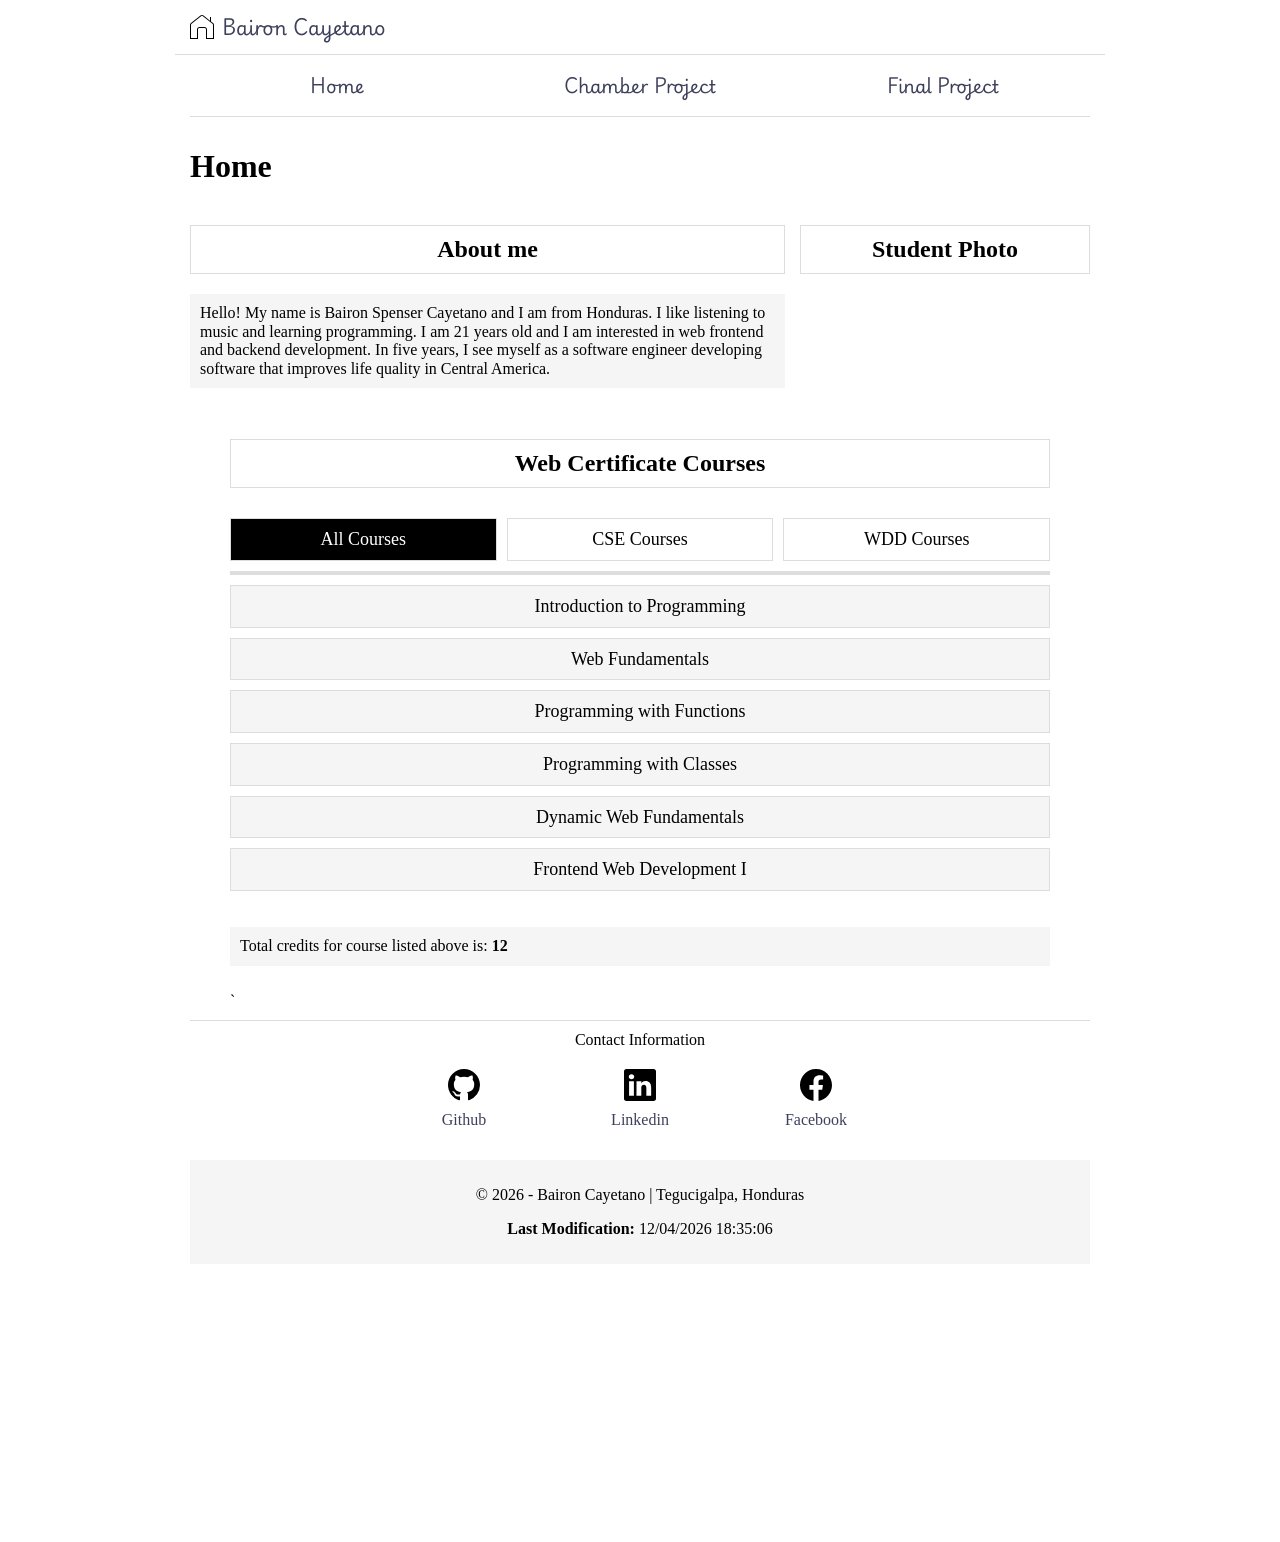
<file: index.html>
<!DOCTYPE html>
<html lang="en">
<head>
    <meta charset="UTF-8">
    <meta name="viewport" content="width=device-width, initial-scale=1.0">
    <meta name="author" content="Bairon Cayetano">
    <meta name="description" content="This website has been by Bairon Cayetano to show all the future projects for the class WDD231">
    
    <!-- Icon --->
    <link rel="icon" href="./favicon.ico" type="image/x-icon">

    <!-- Open Graph (OG properties) -->
    <meta property="og:title" content="Home Page | Bairon Cayetano">
    <meta property="og:description" content="Home Page for Bairon Cayetano to show his profile, social media links and passed classes">
    <meta property="og:image" content="./images/profile-medium.webp">
    <meta property="og:url" content="baironcayetano.github.io/wdd231">

    <!-- Fonts --->
    <link rel="preconnect" href="https://fonts.googleapis.com">
    <link rel="preconnect" href="https://fonts.gstatic.com" crossorigin>
    <link href="https://fonts.googleapis.com/css2?family=Playfair+Display:ital,wght@0,700;1,700&family=Playwrite+GB+J:ital,wght@0,100..400;1,100..400&display=swap" rel="stylesheet">

    <!-- Styles --->
    <link rel="stylesheet" href="./styles/normalize.css">
    <link rel="stylesheet" href="./styles/base.css">
    <link rel="stylesheet" href="./styles/larger.css">

    <!--Scripts-->
    <script src="./scripts/navigation.js" defer></script>
    <script src="./scripts/filter-course.js" type="module"></script>
    <script src="./scripts/footer.js" defer></script>

    <title>WDD231 - Bairon Cayetano</title>
</head>
<body>
    <header>
        <img src="./images/house.svg" alt="site logo" width="512" height="512">
        <span>Bairon Cayetano</span>
        <button id="nav-button" class="hamburger" aria-label="navigation"></button>
    </header>
    <nav id="nav-bar" class="navigation">
        <ul>
            <li class="current text-center pt-10 mb-10"><a href="#">Home</a></li>
            <li class="text-center pt-10 mb-10"><a href="./chamber/index.html">Chamber Project</a></li>
            <li class="text-center pt-10 mb-10"><a href="./final-project/index.html">Final Project</a></li>
        </ul>
    </nav>
    <main>
        <h1>Home</h1>
        <section class="about-me">
            <h2>About me</h2>
            <p>Hello! My name is Bairon Spenser Cayetano and I am from Honduras.
                I like listening to music and learning programming. I am 21 years old
                and I am interested in web frontend and backend development. In five years,
                I see myself as a software engineer developing software that improves life quality
                in Central America.
            </p>
        </section>
        <section class="student-photo">
            <h2>Student Photo</h2>
            <picture>
                <source media="(min-width:1024px)" srcset="./images/profile-large.webp">
                <source media="(min-width:720px)" srcset="./images/profile-medium.webp">
                <img src="./images/profile.webp" alt="student photo" loading="lazy">
            </picture>
        </section>
        <section class="certificate-courses" aria-label="link to web certificate courses">
            <h2>Web Certificate Courses</h2>
            <button type="button" id="all-courses" class="course-button">All Courses</button>
            <button type="button" id="cse-courses" class="course-button">CSE Courses</button>
            <button type="button" id="wdd-courses" class="course-button">WDD Courses</button>
            <ul class="courses" id="courses">
            </ul>
            <p class="credits">Total credits for course listed above is: <strong id="credits"></strong></p>`
        </section>
        <dialog id="myModal">
            <div class="modal-header">
                <h3 id="modal-title"></h3>          
                <button id="closeModal">Close</button>
            </div>
            <div class="modal-content">
                
            </div>
        </dialog>
    </main>

    <footer>
        <div class="social-media">
            <span>Contact Information</span>
            <ul aria-label="contact information links">
                <li>
                    <a href="https://github.com/baironcayetano">
                        <img src="./images/github.svg" alt="github logo" width="32" height="32">
                        <span>Github</span>
                    </a>
                </li>
                <li>
                    <a href="https://www.linkedin.com/in/bairon-spenser-c-a97009250">
                        <img src="./images/linkedin.svg" alt="linkedin logo" width="32" height="32">
                        <span>Linkedin</span>
                    </a>
                </li>
                <li>
                    <a href="https://www.facebook.com/spenser.cayetano25">
                        <img src="./images/facebook.svg" alt="facebook logo" width="32" height="32">
                        <span>Facebook</span>
                    </a>
                </li>
            </ul>
        </div>
        <div class="site-info">
            <p>&copy; <span id="currentYear"></span> - Bairon Cayetano | Tegucigalpa, Honduras</p>
            <p><strong>Last Modification:</strong> <span id="lastModified"></span></p>
        </div>
    </footer>
</body>
</html>
</file>
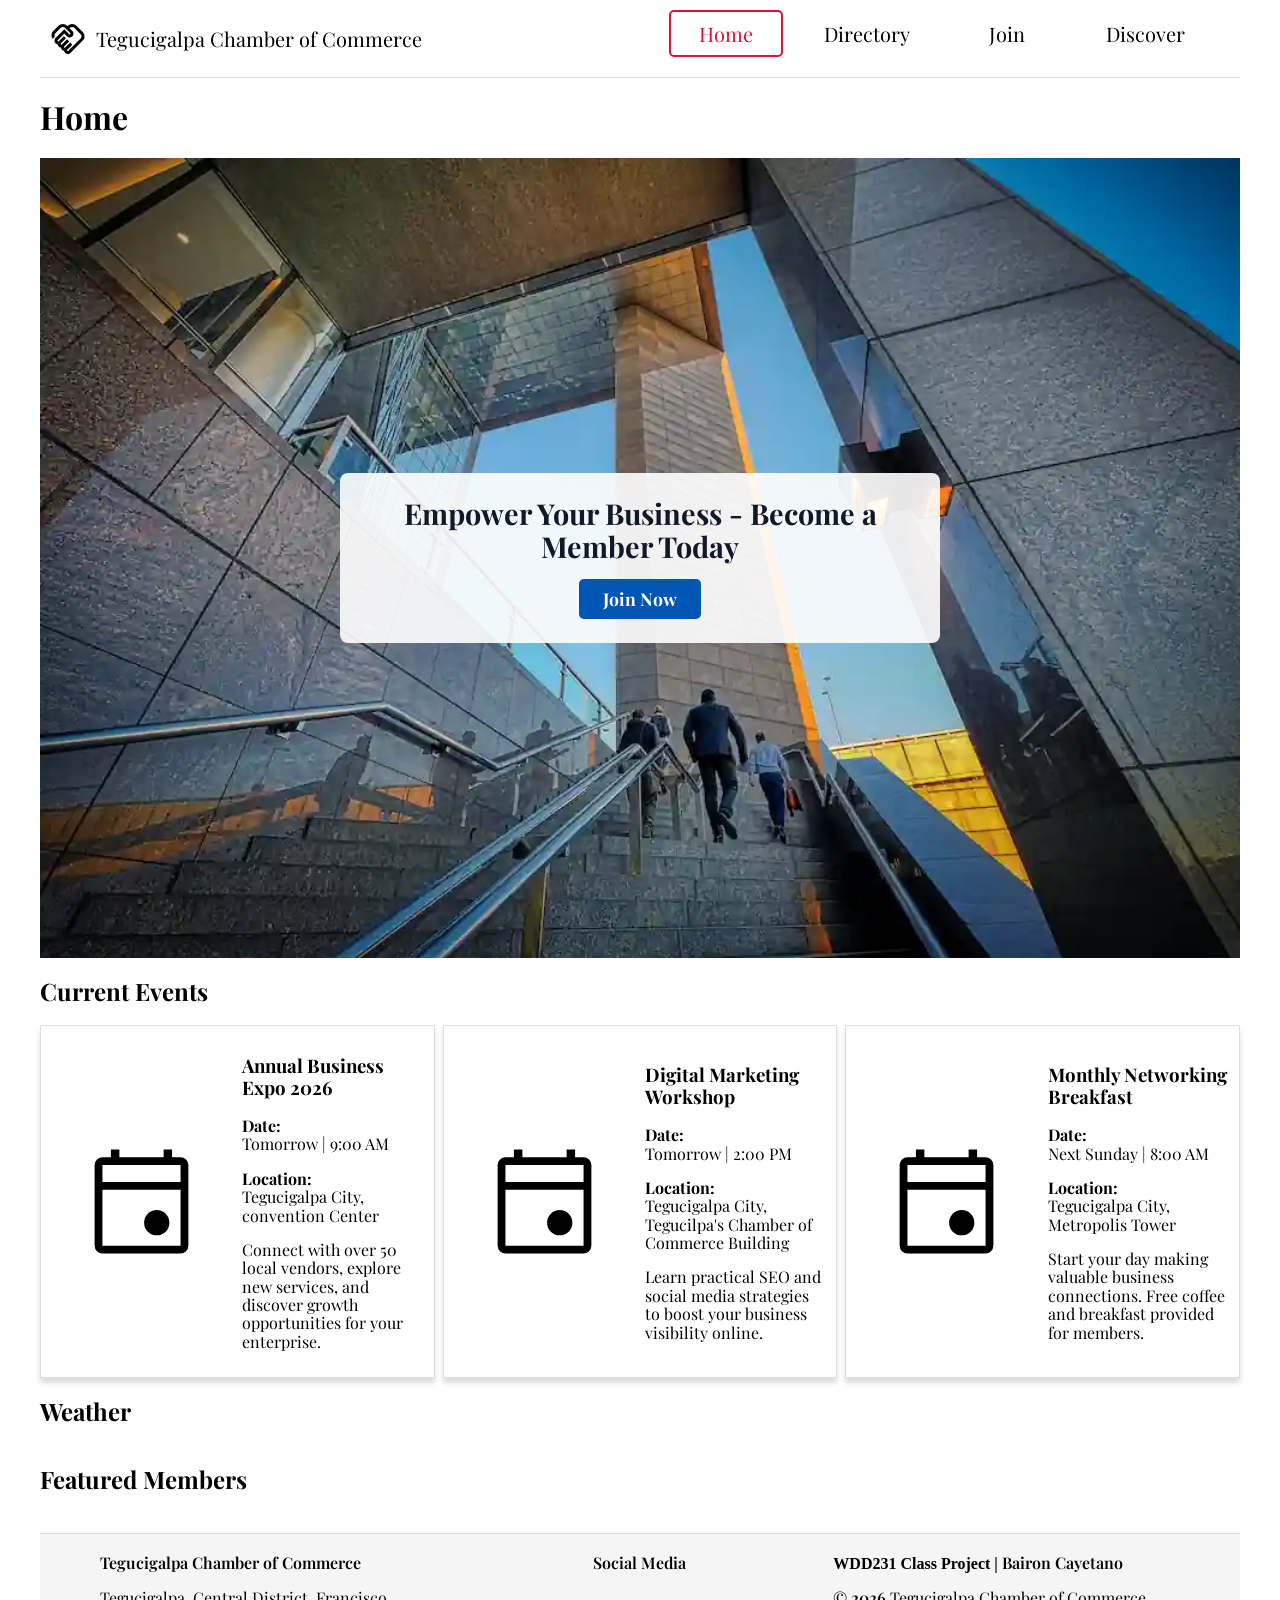
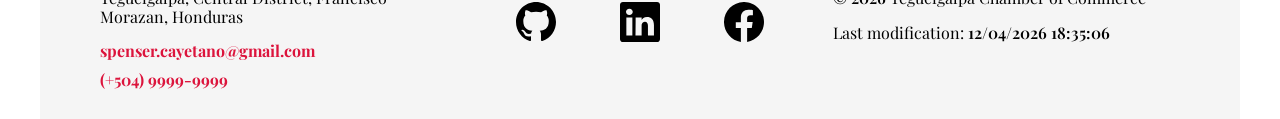
<file: chamber/index.html>
<!DOCTYPE html>
<html lang="en">
<head>
    <meta charset="UTF-8">
    <meta name="viewport" content="width=device-width, initial-scale=1.0">

    <!--Icon-->
    <link rel="shortcut icon" href="favicon.ico" type="image/x-icon">

    <!--General Metadata--->
    <meta name="author" content="Bairon Spenser Cayetano">
    <meta name="description" content="This page contains some attention grabbing information along with community information, weather, calls to action, and business spotlights.">

    <!-- Open Graph (OG) Metadata--->
    <meta property="og:title" content="Home | Tegucigalpa Chamber of Commerce">
    <meta property="og:description" content="This page contains some attention grabbing information along with community information, weather, calls to action, and business spotlights.">
    <meta property="og:image" content="https://baironcayetano.github.io/wdd231/chamber/images/home-meta-image.webp">
    <meta property="og:url" content="https://baironcayetano.github.io/wdd231/chamber/index.html">
    <meta property="og:type" content="website">
    <meta property="og:site_name" content="Tegucigalpa Chamber of Commerce">

    <!-- Twitter (X) Metadata -->
    <meta name="twitter:url" content="https://baironcayetano.github.io/wdd231/chamber/index.html">
    <meta name="twitter:title" content="Home | Tegucigalpa Chamber of Commmerce">
    <meta name="twitter:description" content="This page contains some attention grabbing information along with community information, weather, calls to action, and business spotlights.">
    <meta name="twitter:image" content="https://baironcayetano.github.io/wdd231/chamber/images/home-meta-image.webp">
    <meta name="twitter:card" content="summary">

    <!-- Google Fonts -->
    <link rel="preconnect" href="https://fonts.googleapis.com">
    <link rel="preconnect" href="https://fonts.gstatic.com" crossorigin>
    <link href="https://fonts.googleapis.com/css2?family=Google+Sans:ital,opsz,wght@0,17..18,400..700;1,17..18,400..700&family=Playfair+Display:ital@0;1&family=Playwrite+GB+J:ital,wght@0,100..400;1,100..400&display=swap" rel="stylesheet">

    <!--CSS-->
    <link rel="stylesheet" href="./styles/normalize.css">
    <link rel="stylesheet" href="./styles/small.css">
    <link rel="stylesheet" href="./styles/larger.css">

    <!--Scripts-->
    <script src="./scripts/navigation.js" defer></script>
    <script type="module" src="./scripts/home-ui.mjs"></script>
    <script src="./scripts/footer.js" defer></script>

    <title>Home | Tegucigalpa's Chamber of Commerce</title>
</head>
<body>
    <header>
        <div class="header-title">
            <img src="./images/nav-icon.svg" alt="site logo" width="512" height="512">
            <span>Tegucigalpa Chamber of Commerce</span>
            <button id="nav-button" class="hamburger" aria-label="navigation"></button>
        </div>
        <nav id="nav-bar">
            <ul>
                <li class="active text-center pt-10 mb-10"><a href="#">Home</a></li>
                <li class="text-center pt-10 mb-10"><a href="./directory.html">Directory</a></li>
                <li class="text-center pt-10 mb-10"><a href="./join.html">Join</a></li>
                <li class="text-center pt-10 mb-10"><a href="./discover.html">Discover</a></li>
            </ul>
        </nav>
    </header>
    <main>
        <h1>Home</h1>
        <section class="hero">
            <picture>
                <source srcset="./images/coorporate-building-lg.webp" media="(min-width: 1000px)">
                <source srcset="./images/coorporate-building-md.webp" media="(min-width: 600px)">
                <img src="./images/coorporate-building.webp" alt="A corporate building representing the chamber of commerce" id="hero-image" width="400" height="250" loading="lazy">
            </picture>

            <div class="hero-contentainer">
                <div class="hero-content">
                <h2>Empower Your Business - Become a Member Today</h2>
                <a href="./join.html" aria-label="Link to join the chamber of commerce">Join Now</a>
                </div>
            </div>
        </section>
        <section id="currentEvents">
            <h2>Current Events</h2>
            <div class="cards-grid">
                <div class="card">
                    <div class="card-image">
                        <img src="./images/event.svg" alt="calendar icon" width="125px" height="125px">
                    </div>
                    <div class="card-content">
                        <h3>Annual Business Expo 2026</h3>
                        <p><strong>Date:</strong> Tomorrow | 9:00 AM</p>
                        <p><strong>Location:</strong> Tegucigalpa City, convention Center</p>
                        <p>Connect with over 50 local vendors, explore new services, and discover growth opportunities for your enterprise.</p>
                    </div>
                </div>
                <div class="card">
                    <div class="card-image">
                        <img src="./images/event.svg" alt="calendar icon" width="125px" height="125px">
                    </div>
                    <div class="card-content">
                        <h3>Digital Marketing Workshop</h3>
                        <p><strong>Date:</strong> Tomorrow | 2:00 PM</p>
                        <p><strong>Location:</strong>Tegucigalpa City, Tegucilpa's Chamber of Commerce Building</p>
                        <p>Learn practical SEO and social media strategies to boost your business visibility online.</p>
                    </div>
                </div>
                <div class="card">
                    <div class="card-image">
                        <img src="./images/event.svg" alt="calendar icon" width="125px" height="125px">
                    </div>
                    <div class="card-content">
                        <h3>Monthly Networking Breakfast</h3>
                        <p><strong>Date:</strong> Next Sunday | 8:00 AM</p>
                        <p><strong>Location:</strong> Tegucigalpa City, Metropolis Tower</p>
                        <p>Start your day making valuable business connections. Free coffee and breakfast provided for members.</p>
                    </div>
                </div>
            </div>
        </section>
        <section id="weather">
            <h2>Weather</h2>
            <div id="todayWeather" class="card-list"></div>
            <div id="threeDaysWeather" class="cards-grid"></div>
        </section>
        <section id="spotlights">
            <h2>Featured Members</h2>
            <div class="cards-grid" id="spotlight-cards"></div>
        </section>
    </main>
    <footer>
        <div class="contact-information">
            <span class="text-center">Tegucigalpa Chamber of Commerce</span>
            <p>Tegucigalpa, Central District, Francisco Morazan, Honduras</p>
            <a href="mailto:spenser.cayetano@gmail.com">spenser.cayetano@gmail.com</a>
            <a href="tel:+50499999999">(+504) 9999-9999</a>
        </div>
        <div class="social-media">
            <span class="text-center">Social Media</span>
            <ul aria-label="social media links">
                <li>
                    <a href="https://github.com/baironcayetano">
                        <img src="./images/github.svg" alt="github logo" width="32" height="32">
                    </a>
                </li>
                <li>
                    <a href="https://www.linkedin.com/in/bairon-spenser-c-a97009250">
                        <img src="./images/linkedin.svg" alt="linkedin logo" width="32" height="32">
                    </a>
                </li>
                <li>
                    <a href="https://www.facebook.com/spenser.cayetano25">
                        <img src="./images/facebook.svg" alt="facebook logo" width="32" height="32">
                    </a>
                </li>
            </ul>
        </div>
        <div class="class-information">
            <strong>WDD231 Class Project | </strong>
            <span class="text-center">Bairon Cayetano</span>
            <p>&copy; <span id="currentYear" class="text-center"></span> Tegucigalpa Chamber of Commerce</p>
            <p>Last modification: <span class="text-center" id="lastModified"></span></p>
        </div>
    </footer>
</body>
</html>
</file>
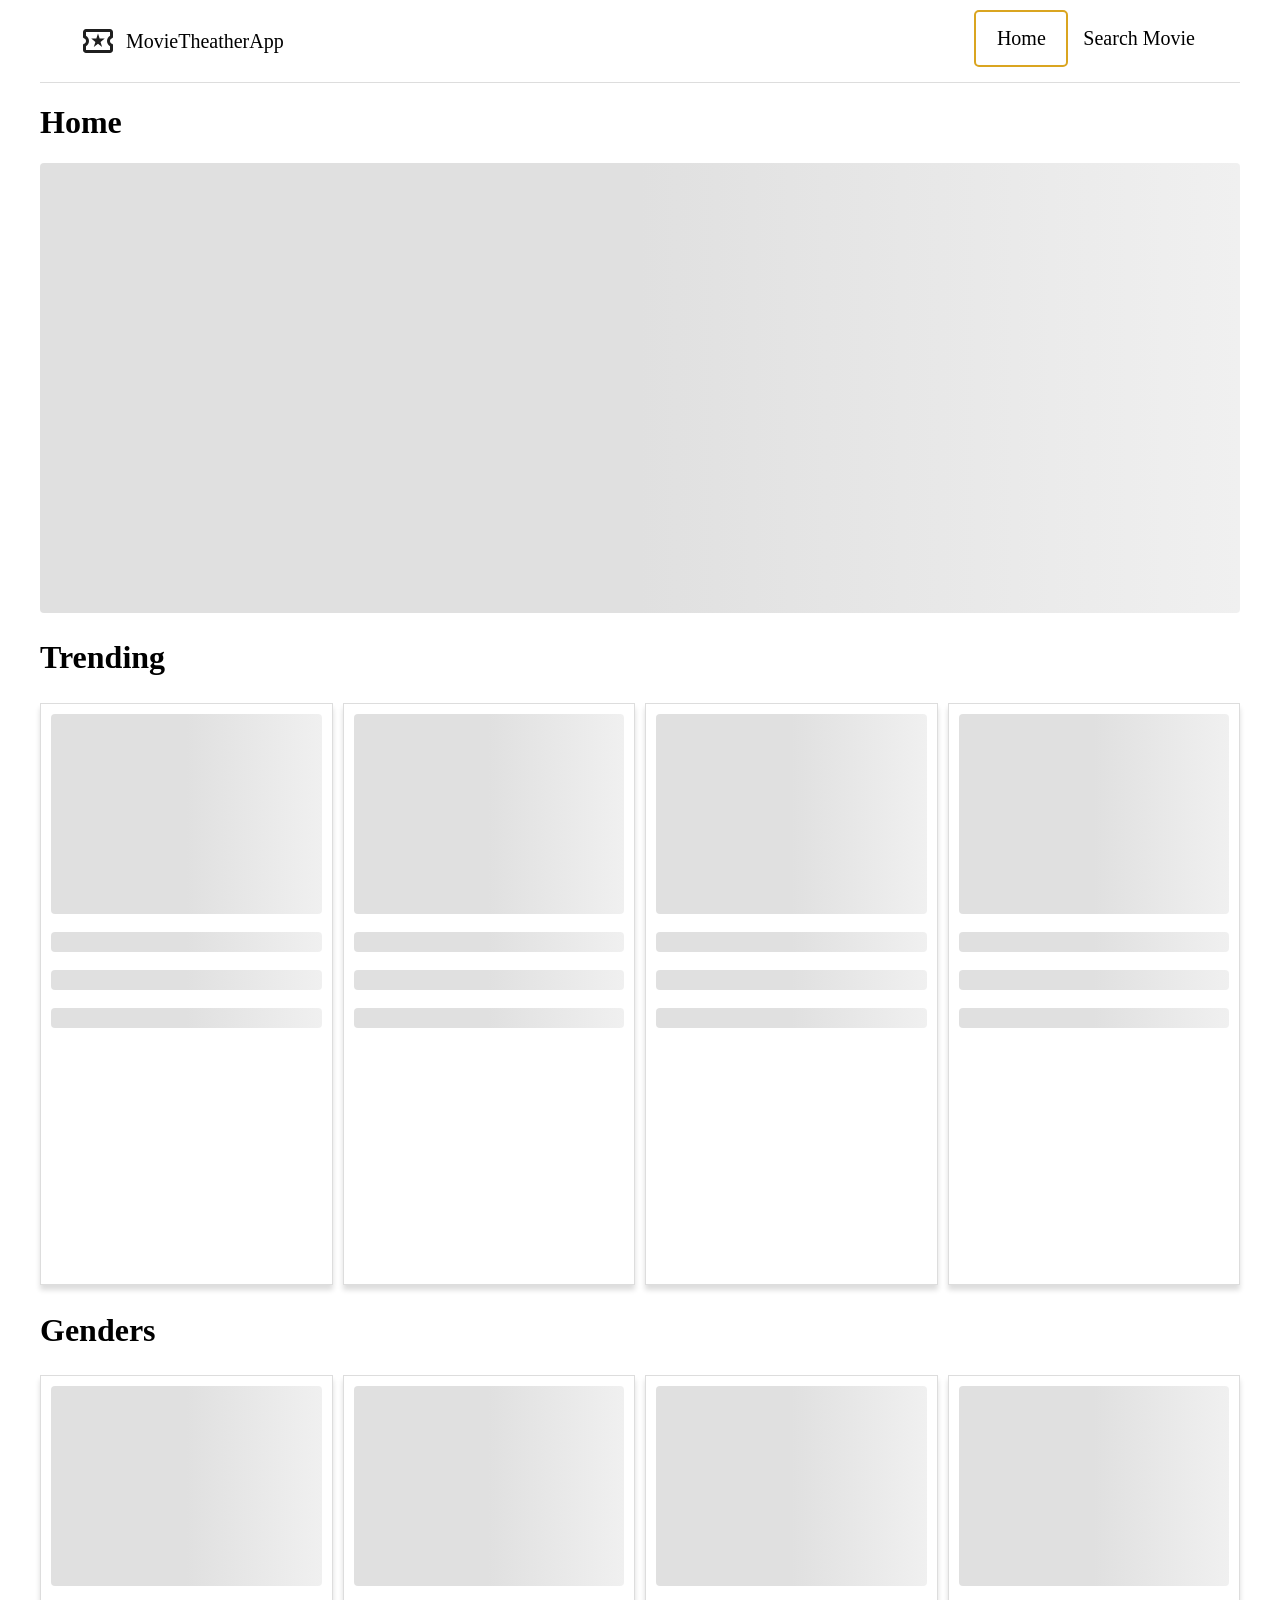
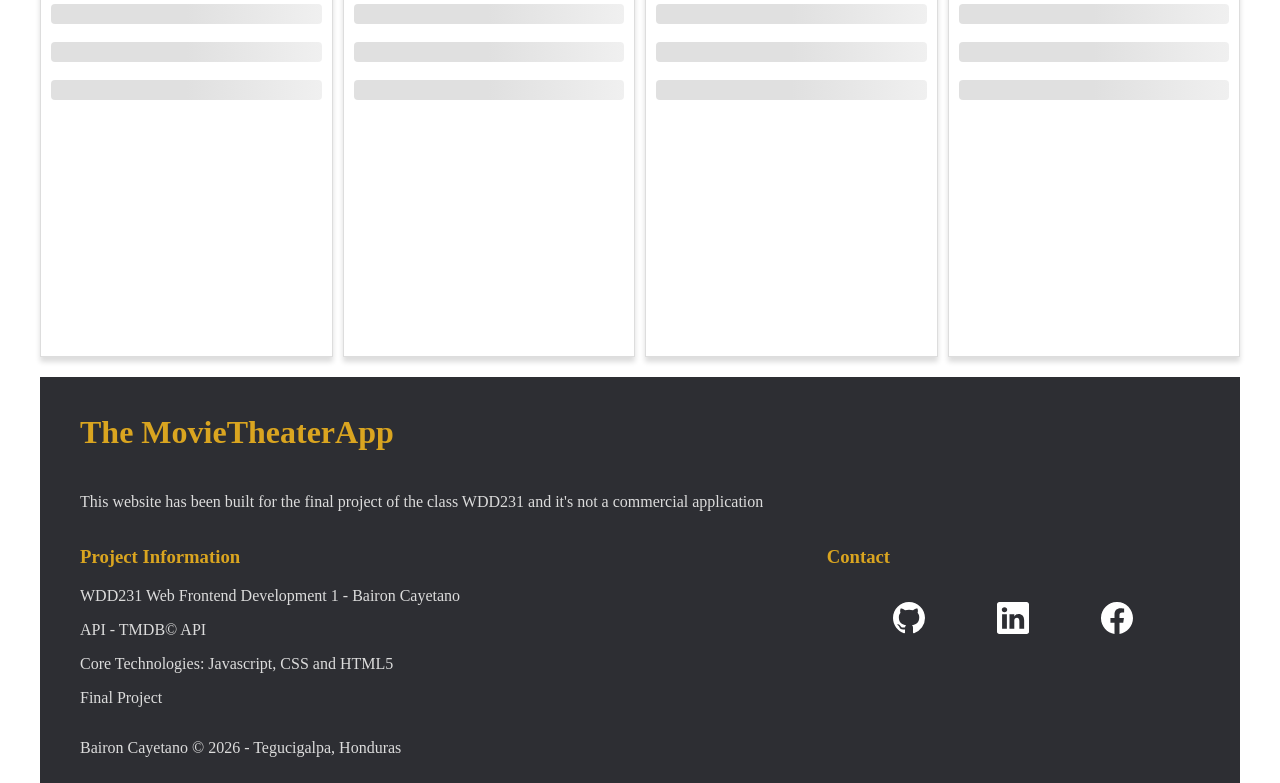
<file: finalproject/index.html>
<!DOCTYPE html>
<html lang="en">
<head>
    <meta charset="UTF-8">
    <meta name="viewport" content="width=device-width, initial-scale=1.0">

    <link rel="shortcut icon" href="favicon.ico" type="image/x-icon">
    
    <meta name="author" content="Bairon Cayetano">
    <meta name="description" content="Get information about all the trending movies by gender or popularity and explore the movie catalog">

    <meta property="og:title" content="Home | The MovieTeatherApp">
    <meta property="og:description" content="Get information about all the trending movies by gender or popularity and explore the movie catalog.">
    <meta property="og:image" content="https://baironcayetano.github.io/wdd231/finalproject/images/MovieTheaterApp-meta-image.webp">
    <meta property="og:url" content="https://baironcayetano.github.io/wdd231/finalproject/index.html">
    <meta property="og:type" content="website">
    <meta property="og:site_name" content="The MovieTeatherApp">

    <meta name="twitter:url" content="https://baironcayetano.github.io/wdd231/finalproject/index.html">
    <meta name="twitter:title" content="Home | The MovieTeatherApp">
    <meta name="twitter:description" content="Get information about all the trending movies by gender or popularity and explore the movie catalog.">
    <meta name="twitter:image" content="https://baironcayetano.github.io/wdd231/finalproject/images/MovieTheaterApp-meta-image.webp">
    <meta name="twitter:card" content="summary">

    <link rel="preconnect" href="https://fonts.googleapis.com">
    <link rel="preconnect" href="https://fonts.gstatic.com" crossorigin>
    <link href="https://fonts.googleapis.com/css2?family=Google+Sans:ital,opsz,wght@0,17..18,400..700;1,17..18,400..700&family=Playfair+Display:ital@0;1&family=Playwrite+GB+J:ital,wght@0,100..400;1,100..400&display=swap" rel="stylesheet">

    <link rel="stylesheet" href="./styles/normalize.css">
    <link rel="stylesheet" href="./styles/small.css">
    <link rel="stylesheet" href="./styles/larger.css">

    <script src="./scripts/layout.js" defer></script>
    <script type="module" src="./scripts/home.mjs"></script>

    <title>Home | MovieTheaterApp</title>
</head>
<body>
    <header>
         <div class="header-title">
            <img src="./images/nav-icon.svg" alt="site logo" width="40" height="40">
            <span>MovieTheatherApp</span>
            <button id="nav-button" class="hamburger" aria-label="navigation"></button>
        </div>
        <nav id="nav-bar">
            <ul>
                <li class="active"><a href="#">Home</a></li>
                <li><a href="./search.html">Search Movie</a></li>
            </ul>
        </nav>
    </header>
    <main>
        <h1>Home</h1>
        <div class="banner">
            <div class="loading"></div>
        </div>
        <h2>Trending</h2>
        <div class="cards" id="trending">
            <a href="#" class="card" aria-label="loading movie" title="loading">
                <figure class="loading">
                    <div class="img"></div>
                </figure>
                <p class="loading"></p>
                <p class="loading"></p>
                <p class="loading"></p>
            </a>
            <a href="#" class="card" aria-label="loading movie" title="loading">
                <figure class="loading">
                    <div class="img"></div>
                </figure>
                <p class="loading"></p>
                <p class="loading"></p>
                <p class="loading"></p>
            </a>
            <a href="#" class="card" aria-label="loading movie" title="loading">
                <figure class="loading">
                    <div class="img"></div>
                </figure>
                <p class="loading"></p>
                <p class="loading"></p>
                <p class="loading"></p>
            </a>
            <a href="#" class="card" aria-label="loading movie" title="loading">
                <figure class="loading">
                    <div class="img"></div>
                </figure>
                <p class="loading"></p>
                <p class="loading"></p>
                <p class="loading"></p>
            </a>
        </div>
        <h2>Genders</h2>
        <div class="cards" id="genres">
            <a href="#" class="card" aria-label="loading movie" title="loading">
                <figure class="loading">
                    <div class="img"></div>
                </figure>
                <p class="loading"></p>
                <p class="loading"></p>
                <p class="loading"></p>
            </a>
            <a href="#" class="card" aria-label="loading movie" title="loading">
                <figure class="loading">
                    <div class="img"></div>
                </figure>
                <p class="loading"></p>
                <p class="loading"></p>
                <p class="loading"></p>
            </a>
            <a href="#" class="card" aria-label="loading movie" title="loading">
                <figure class="loading">
                    <div class="img"></div>
                </figure>
                <p class="loading"></p>
                <p class="loading"></p>
                <p class="loading"></p>
            </a>
            <a href="#" class="card" aria-label="loading movie" title="loading">
                <figure class="loading">
                    <div class="img"></div>
                </figure>
                <p class="loading"></p>
                <p class="loading"></p>
                <p class="loading"></p>
            </a>
        </div>
    </main>
    <footer>
        <h2>The MovieTheaterApp</h2>
        <p>This website has been built for the final project of the class WDD231 and it's not a commercial application</p>
        <div class="footer-content" id="project-info">
            <h3>Project Information</h3>
            <p>WDD231 Web Frontend Development 1 - Bairon Cayetano</p>
            <p>API - TMDB&copy; API</p>
            <p>Core Technologies: Javascript, CSS and HTML5</p>
            <p>Final Project</p>
        </div>
        <div class="footer-content">
            <h3>Contact</h3>
               <ul aria-label="social media links" id="social-media">
                <li>
                    <a href="https://github.com/baironcayetano">
                        <img src="./images/github.svg" alt="github logo" width="32" height="32">
                    </a>
                </li>
                <li>
                    <a href="https://www.linkedin.com/in/bairon-spenser-c-a97009250">
                        <img src="./images/linkedin.svg" alt="linkedin logo" width="32" height="32">
                    </a>
                </li>
                <li>
                    <a href="https://www.facebook.com/spenser.cayetano25">
                        <img src="./images/facebook.svg" alt="facebook logo" width="32" height="32">
                    </a>
                </li>
            </ul>
        </div>
        <p>Bairon Cayetano &copy; <span id="currentYear"></span> - Tegucigalpa, Honduras </p>
    </footer>
</body>
</html>
</file>
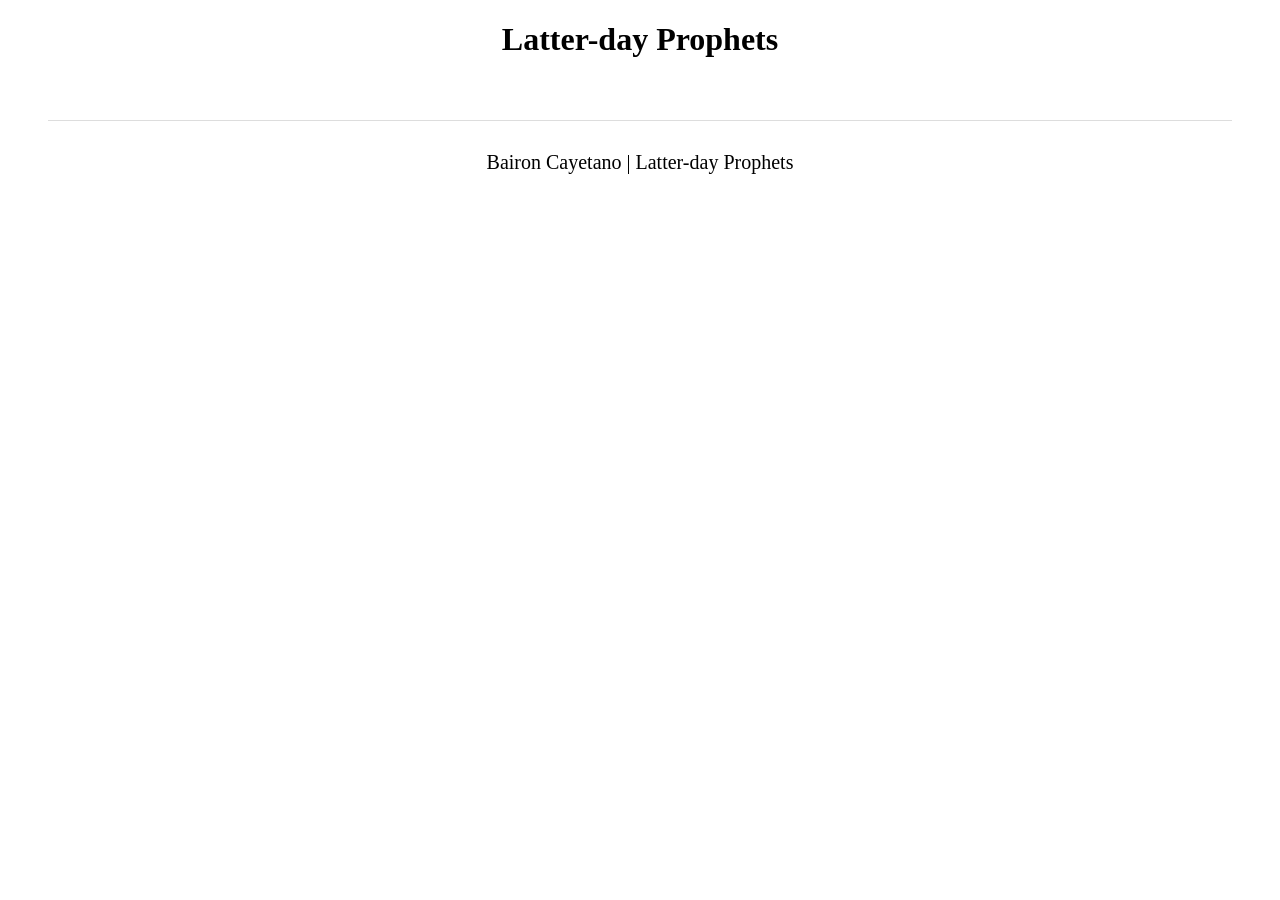
<file: prophets.html>
<!DOCTYPE html>
<html lang="en">
<head>
    <meta charset="UTF-8">
    <meta name="viewport" content="width=device-width, initial-scale=1.0">

    <!--General Metadata-->
    <meta name="author" content="Bairon Cayetano">
    <meta name="description" content="This website is a practice for learning the use of the Fetch API">

    <!-- CSS -->
    <link rel="stylesheet" href="./styles/prophets.css">
    
    <!-- Scripts -->
    <script src="./scripts/prophets.js" defer></script>

    <title>Prophets Website | The Fetch API</title>
</head>
<body>
    <header>
        <h1>Latter-day Prophets</h1>
    </header>
    <main>
        <div id="cards"></div>
    </main>
    <footer>
        Bairon Cayetano | Latter-day Prophets
    </footer>
</body>
</html>
</file>
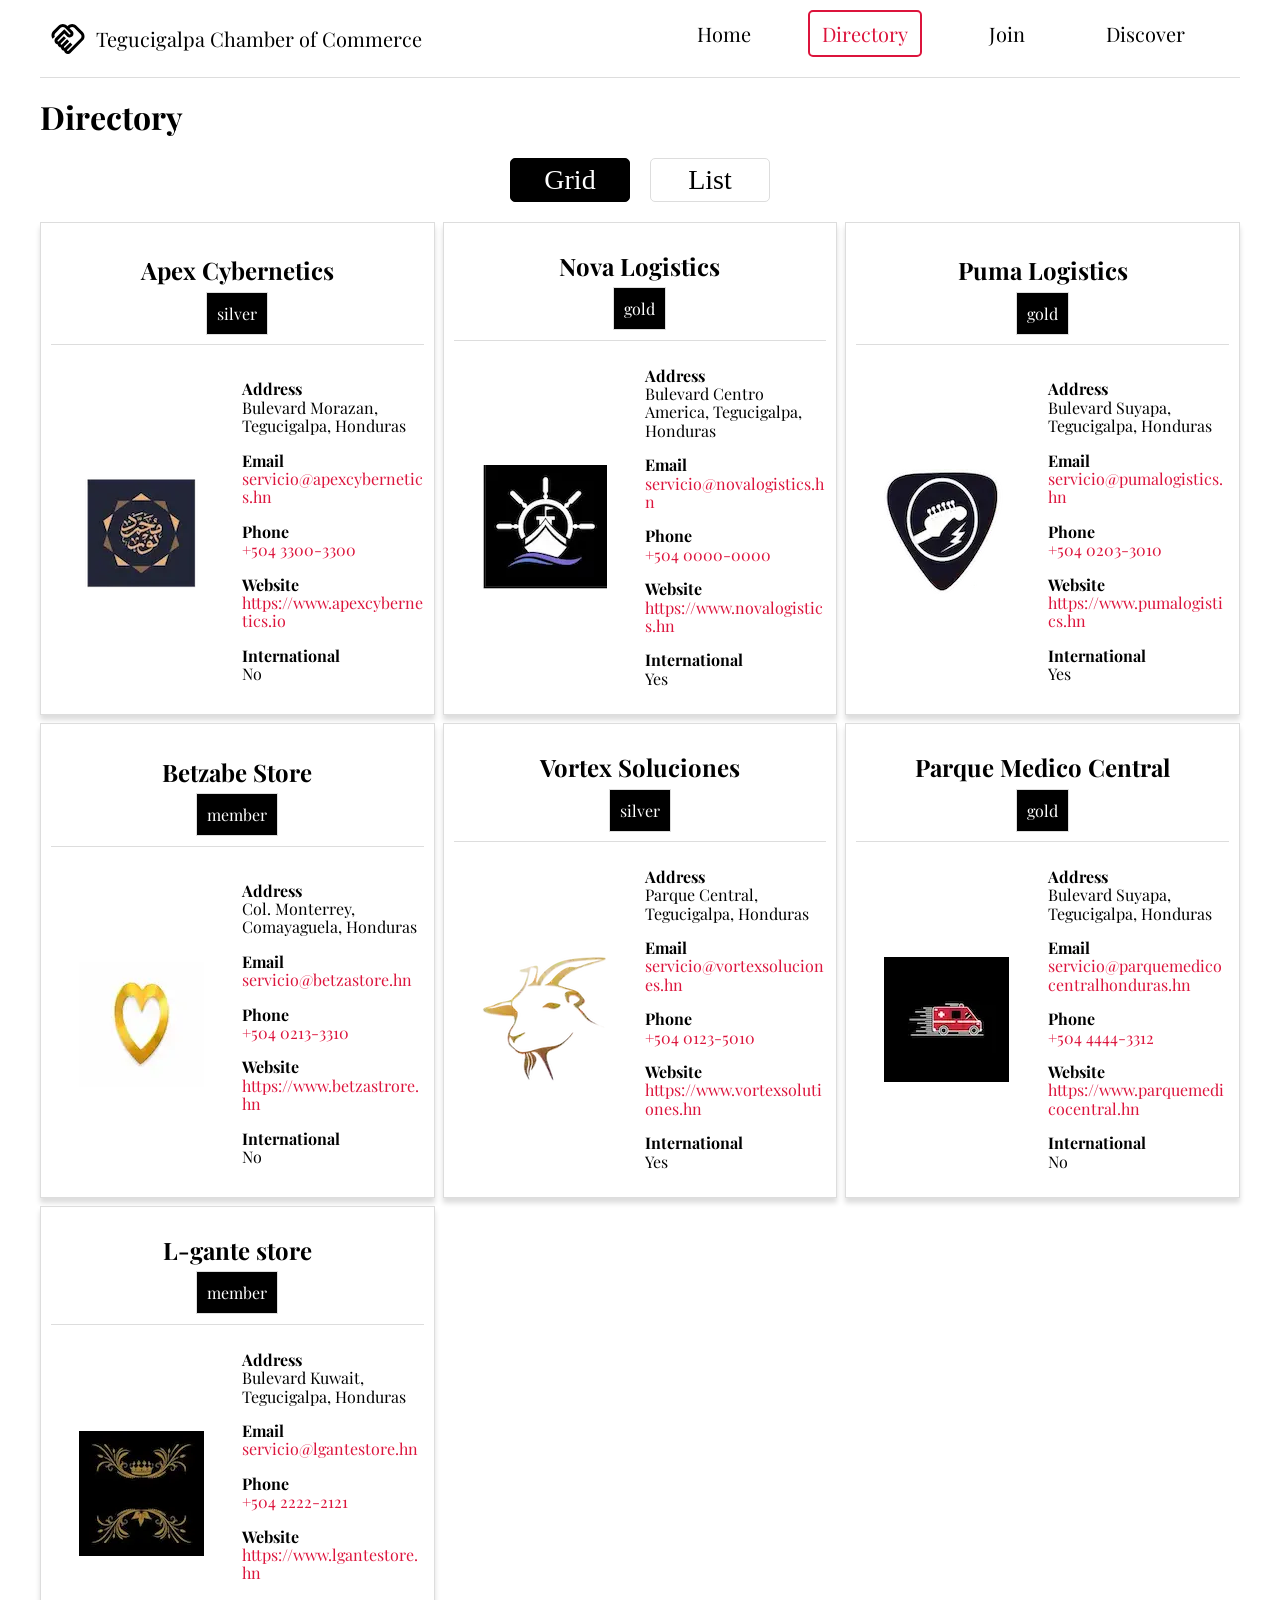
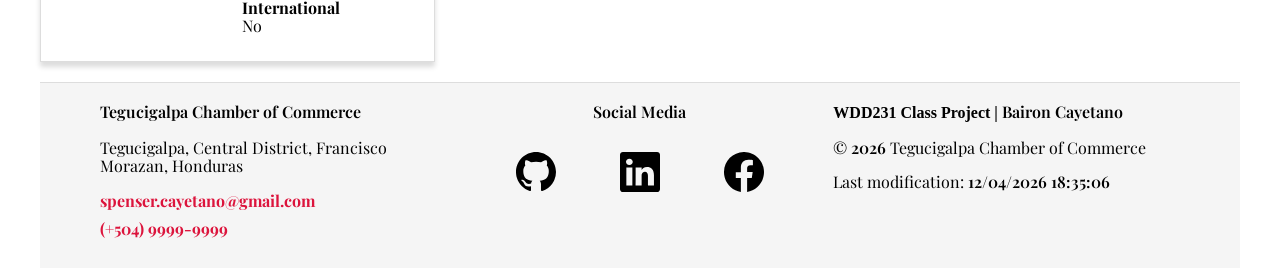
<file: chamber/directory.html>
<!DOCTYPE html>
<html lang="en">
<head>
    <meta charset="UTF-8">
    <meta name="viewport" content="width=device-width, initial-scale=1.0">

    <!--Icon-->
    <link rel="shortcut icon" href="favicon.ico" type="image/x-icon">

    <!--General Metadata--->
    <meta name="author" content="Bairon Spenser Cayetano">
    <meta name="description" content="This page provides a list of local business and other organizations that belong to the chamber of commerce">

    <!-- Open Graph (OG) Metadata--->
    <meta property="og:title" content="Directory | Tegucigalpa Chamber of Commerce">
    <meta property="og:description" content="This page provides a list of local business and other organizations that belong to the chamber of commerce">
    <meta property="og:image" content="https://baironcayetano.github.io/wdd231/chamber/images/directory-image.webp">
    <meta property="og:url" content="https://baironcayetano.github.io/wdd231/chamber/directory.html">
    <meta property="og:type" content="website">
    <meta property="og:site_name" content="Chamber of Commerce">

    <!-- Twitter (X) Metadata -->
    <meta name="twitter:url" content="https://baironcayetano.github.io/wdd231/chamber/directory.html">
    <meta name="twitter:title" content="Directory | Tegucigalpa Chamber of Commmerce">
    <meta name="twitter:description" content="This page provides a list of local business and other organizations that belong to the chamber of commerce">
    <meta name="twitter:image" content="https://baironcayetano.github.io/wdd231/chamber/images/directory-image.webp">
    <meta name="twitter:card" content="summary">

    <!-- Google Fonts -->
    <link rel="preconnect" href="https://fonts.googleapis.com">
    <link rel="preconnect" href="https://fonts.gstatic.com" crossorigin>
    <link href="https://fonts.googleapis.com/css2?family=Google+Sans:ital,opsz,wght@0,17..18,400..700;1,17..18,400..700&family=Playfair+Display:ital@0;1&family=Playwrite+GB+J:ital,wght@0,100..400;1,100..400&display=swap" rel="stylesheet">

    <!--CSS-->
    <link rel="stylesheet" href="./styles/normalize.css">
    <link rel="stylesheet" href="./styles/small.css">
    <link rel="stylesheet" href="./styles/larger.css">

    <!--Scripts-->
    <script src="./scripts/navigation.js" defer></script>
    <script src="./scripts/directory.js" defer></script>
    <script src="./scripts/footer.js" defer></script>

    <title>Directory | Tegucigalpa's Chamber of Commerce</title>
</head>
<body>
    <header>
        <div class="header-title">
            <img src="./images/nav-icon.svg" alt="site logo" width="512" height="512">
            <span>Tegucigalpa Chamber of Commerce</span>
            <button id="nav-button" class="hamburger" aria-label="navigation"></button>
        </div>
        <nav id="nav-bar">
            <ul>
                <li class="text-center pt-10 mb-10"><a href="./index.html">Home</a></li>
                <li class="active text-center pt-10 mb-10"><a href="#">Directory</a></li>
                <li class="text-center pt-10 mb-10"><a href="./join.html">Join</a></li>
                <li class="text-center pt-10 mb-10"><a href="./discover.html">Discover</a></li>
            </ul>
        </nav>
    </header>
    <main>
        <h1>Directory</h1>
        <section class="view-style">
            <button id="gridView" class="active">Grid</button>
            <button id="listView">List</button>
        </section>
        <section id="cards" class="cards-grid"></section>
    </main>
    <footer>
        <div class="contact-information">
            <span class="text-center">Tegucigalpa Chamber of Commerce</span>
            <p>Tegucigalpa, Central District, Francisco Morazan, Honduras</p>
            <a href="mailto:spenser.cayetano@gmail.com">spenser.cayetano@gmail.com</a>
            <a href="tel:+50499999999">(+504) 9999-9999</a>
        </div>
        <div class="social-media">
            <span class="text-center">Social Media</span>
            <ul aria-label="social media links">
                <li>
                    <a href="https://github.com/baironcayetano">
                        <img src="./images/github.svg" alt="github logo" width="32" height="32">
                    </a>
                </li>
                <li>
                    <a href="https://www.linkedin.com/in/bairon-spenser-c-a97009250">
                        <img src="./images/linkedin.svg" alt="linkedin logo" width="32" height="32">
                    </a>
                </li>
                <li>
                    <a href="https://www.facebook.com/spenser.cayetano25">
                        <img src="./images/facebook.svg" alt="facebook logo" width="32" height="32">
                    </a>
                </li>
            </ul>
        </div>
        <div class="class-information">
            <strong>WDD231 Class Project | </strong>
            <span class="text-center">Bairon Cayetano</span>
            <p>&copy; <span id="currentYear" class="text-center"></span> Tegucigalpa Chamber of Commerce</p>
            <p>Last modification: <span class="text-center" id="lastModified"></span></p>
        </div>
    </footer>
</body>
</html>
</file>
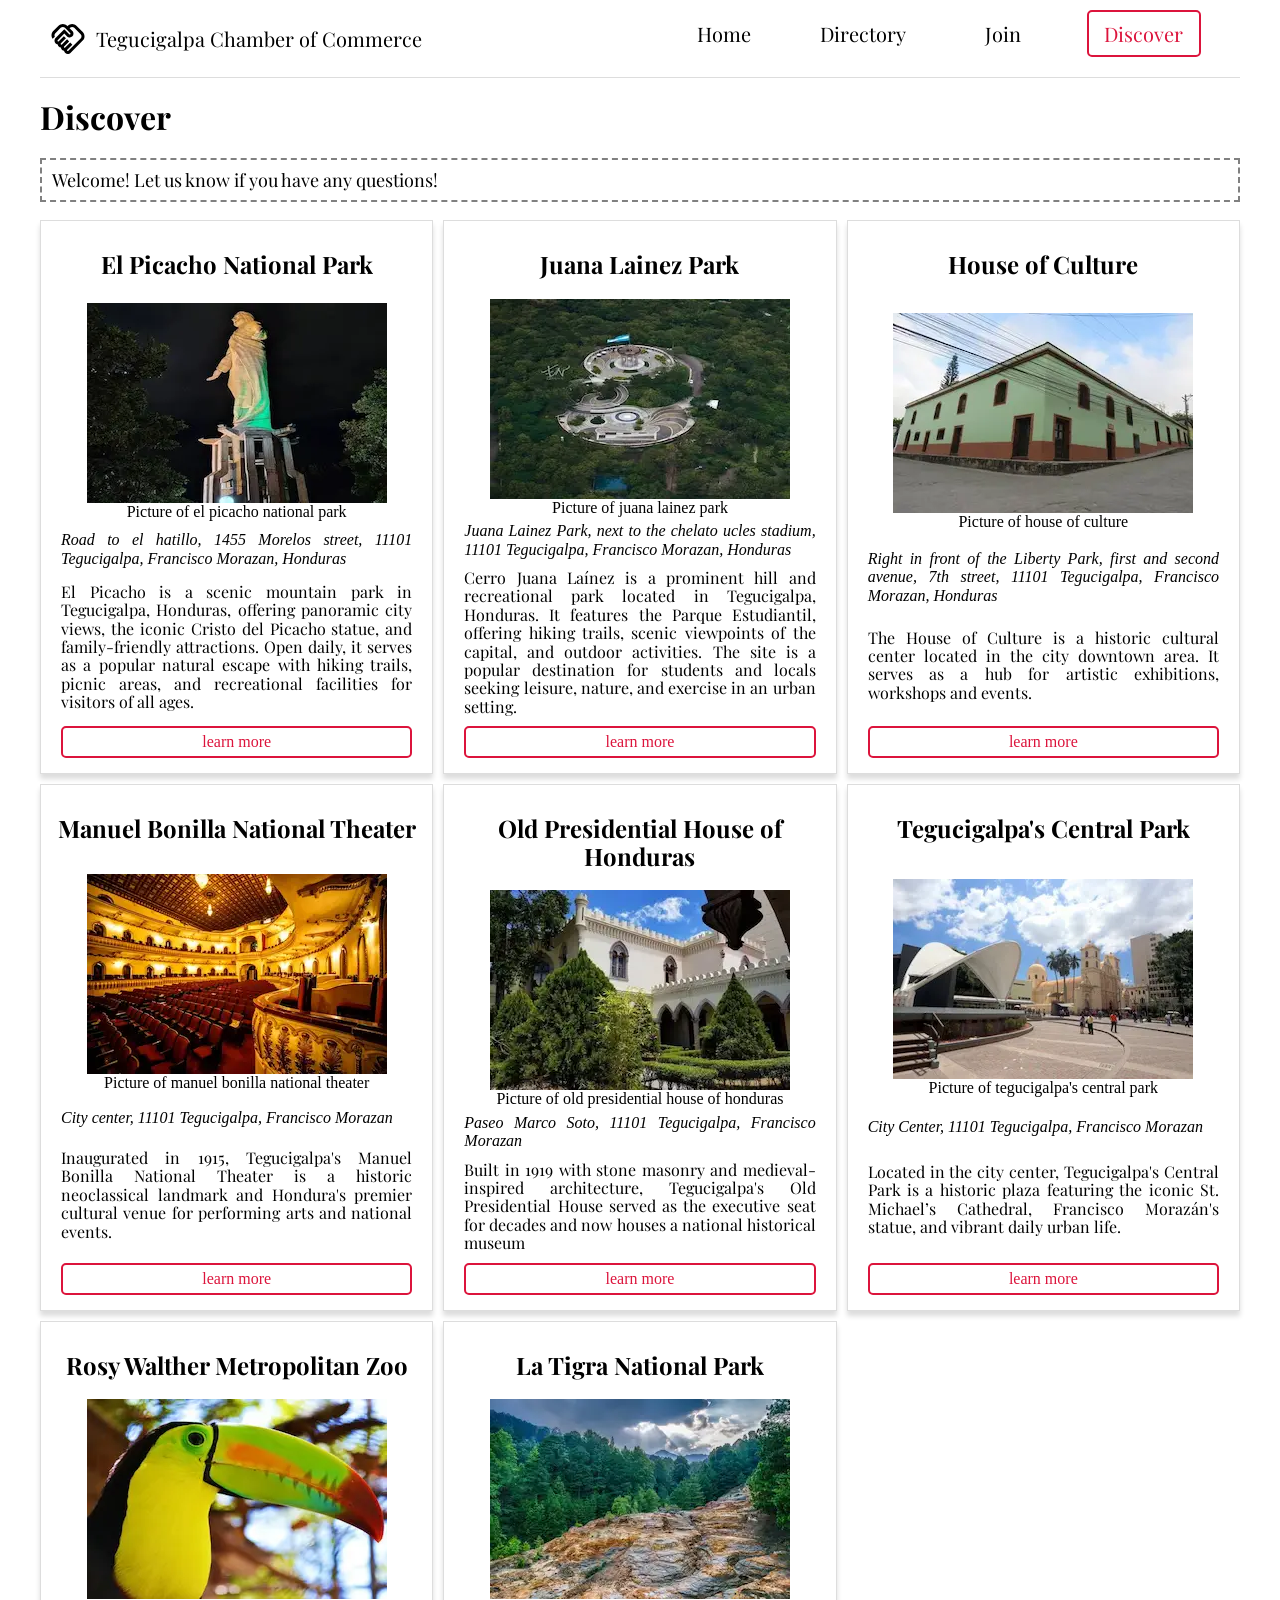
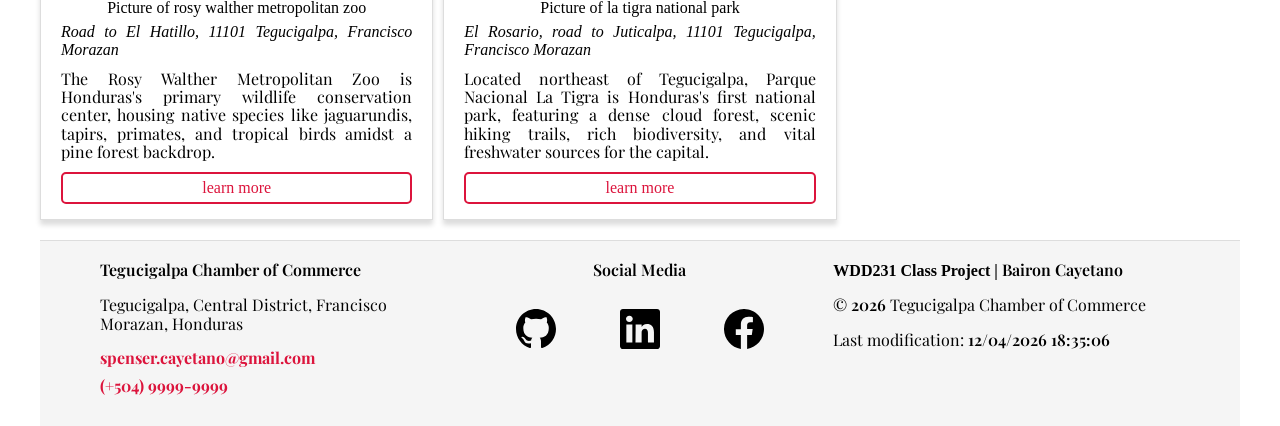
<file: chamber/discover.html>
<!DOCTYPE html>
<html lang="en">
<head>
    <meta charset="UTF-8">
    <meta name="viewport" content="width=device-width, initial-scale=1.0">

    <!--Icon-->
    <link rel="shortcut icon" href="favicon.ico" type="image/x-icon">

    <!--General Metadata--->
    <meta name="author" content="Bairon Spenser Cayetano">
    <meta name="description" content="Explore top attractions, rich history, cultural landmarks, and scenic spots in Honduras's vibrant capital with the local Chamber of Commerce.">

    <!-- Open Graph (OG) Metadata--->
    <meta property="og:title" content="Discover | Tegucigalpa Chamber of Commerce">
    <meta property="og:description" content="Explore top attractions, rich history, cultural landmarks, and scenic spots in Honduras's vibrant capital with the local Chamber of Commerce.">
    <meta property="og:image" content="https://baironcayetano.github.io/wdd231/chamber/images/home-meta-image.webp">
    <meta property="og:url" content="https://baironcayetano.github.io/wdd231/chamber/discover.html">
    <meta property="og:type" content="website">
    <meta property="og:site_name" content="Tegucigalpa Chamber of Commerce">

    <!-- Twitter (X) Metadata -->
    <meta name="twitter:url" content="https://baironcayetano.github.io/wdd231/chamber/discover.html">
    <meta name="twitter:title" content="Discover | Tegucigalpa Chamber of Commmerce">
    <meta name="twitter:description" content="Explore top attractions, rich history, cultural landmarks, and scenic spots in Honduras's vibrant capital with the local Chamber of Commerce.">
    <meta name="twitter:image" content="https://baironcayetano.github.io/wdd231/chamber/images/home-meta-image.webp">
    <meta name="twitter:card" content="summary">

    <!-- Google Fonts -->
    <link rel="preconnect" href="https://fonts.googleapis.com">
    <link rel="preconnect" href="https://fonts.gstatic.com" crossorigin>
    <link href="https://fonts.googleapis.com/css2?family=Google+Sans:ital,opsz,wght@0,17..18,400..700;1,17..18,400..700&family=Playfair+Display:ital@0;1&family=Playwrite+GB+J:ital,wght@0,100..400;1,100..400&display=swap" rel="stylesheet">

    <!--CSS-->
    <link rel="stylesheet" href="./styles/normalize.css">
    <link rel="stylesheet" href="./styles/small.css">
    <link rel="stylesheet" href="./styles/medium.css">
    <link rel="stylesheet" href="./styles/larger.css">

    <!--Scripts-->
    <script src="./scripts/navigation.js" defer></script>
    <script src="./scripts/discover.mjs" type="module"></script>
    <script src="./scripts/footer.js" defer></script>

    <title>Discover | Tegucigalpa's Chamber of Commerce</title>
</head>
<body>
    <header>
        <div class="header-title">
            <img src="./images/nav-icon.svg" alt="site logo" width="512" height="512">
            <span>Tegucigalpa Chamber of Commerce</span>
            <button id="nav-button" class="hamburger" aria-label="navigation"></button>
        </div>
        <nav id="nav-bar">
            <ul>
                <li class="text-center pt-10 mb-10"><a href="./index.html">Home</a></li>
                <li class="text-center pt-10 mb-10"><a href="./directory.html">Directory</a></li>
                <li class="text-center pt-10 mb-10"><a href="./join.html">Join</a></li>
                <li class="active text-center pt-10 mb-10"><a href="#">Discover</a></li>
            </ul>
        </nav>
    </header>
    <main>
        <h1>Discover</h1>
        <p id="visit-message"></p>
        <div class="template-cards" id="template-cards"></div>
    </main>
    <footer>
        <div class="contact-information">
            <span class="text-center">Tegucigalpa Chamber of Commerce</span>
            <p>Tegucigalpa, Central District, Francisco Morazan, Honduras</p>
            <a href="mailto:spenser.cayetano@gmail.com">spenser.cayetano@gmail.com</a>
            <a href="tel:+50499999999">(+504) 9999-9999</a>
        </div>
        <div class="social-media">
            <span class="text-center">Social Media</span>
            <ul aria-label="social media links">
                <li>
                    <a href="https://github.com/baironcayetano">
                        <img src="./images/github.svg" alt="github logo" width="32" height="32">
                    </a>
                </li>
                <li>
                    <a href="https://www.linkedin.com/in/bairon-spenser-c-a97009250">
                        <img src="./images/linkedin.svg" alt="linkedin logo" width="32" height="32">
                    </a>
                </li>
                <li>
                    <a href="https://www.facebook.com/spenser.cayetano25">
                        <img src="./images/facebook.svg" alt="facebook logo" width="32" height="32">
                    </a>
                </li>
            </ul>
        </div>
        <div class="class-information">
            <strong>WDD231 Class Project | </strong>
            <span class="text-center">Bairon Cayetano</span>
            <p>&copy; <span id="currentYear" class="text-center"></span> Tegucigalpa Chamber of Commerce</p>
            <p>Last modification: <span class="text-center" id="lastModified"></span></p>
        </div>
    </footer>
</body>
</html>
</file>
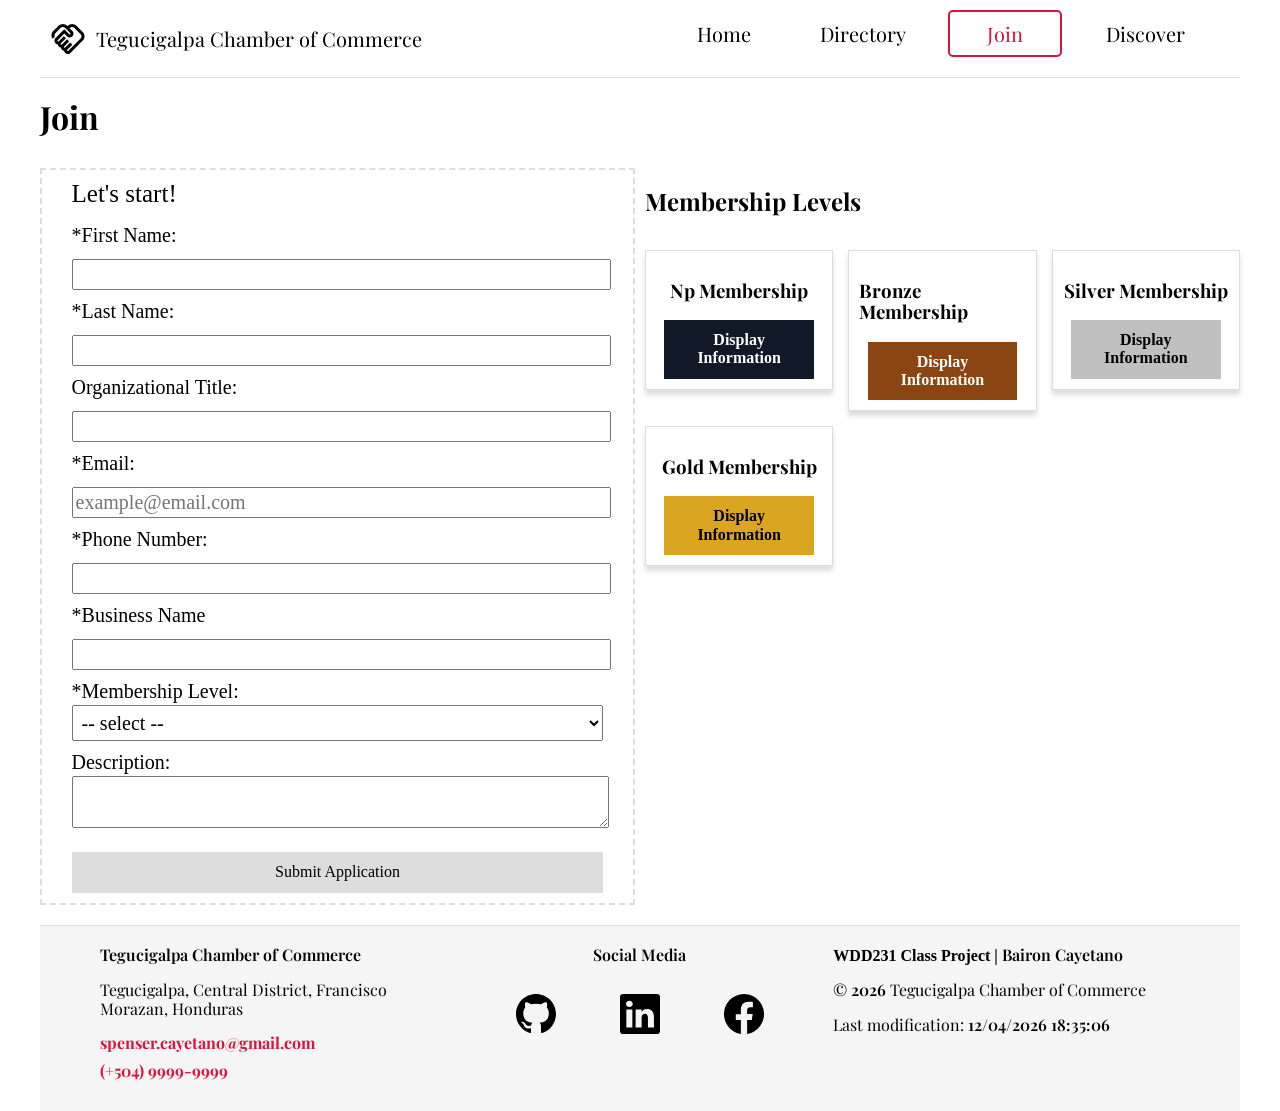
<file: chamber/join.html>
<!DOCTYPE html>
<html lang="en">
<head>
    <meta charset="UTF-8">
    <meta name="viewport" content="width=device-width, initial-scale=1.0">
   
    <!--Icon-->
    <link rel="shortcut icon" href="favicon.ico" type="image/x-icon">

    <!--General Metadata--->
    <meta name="author" content="Bairon Spenser Cayetano">
    <meta name="description" content="This page contains information about the benefit of joining the chamber and a membership application form">

    <!-- Open Graph (OG) Metadata--->
    <meta property="og:title" content="Join | Tegucigalpa's Chamber of Commerce">
    <meta property="og:description" content="This page contains information about the benefit of joining the chamber and a membership application form">
    <meta property="og:image" content="https://baironcayetano.github.io/wdd231/chamber/images/directory-image.webp">
    <meta property="og:url" content="https://baironcayetano.github.io/wdd231/chamber/directory.html">
    <meta property="og:type" content="website">
    <meta property="og:site_name" content="Tegucigalpa's Chamber of Commerce">

    <!-- Twitter (X) Metadata -->
    <meta name="twitter:url" content="https://baironcayetano.github.io/wdd231/chamber/directory.html">
    <meta name="twitter:title" content="Join | Tegucigalpa's Chamber of Commmerce">
    <meta name="twitter:description" content="This page contains information about the benefit of joining the chamber and a membership application form.">
    <meta name="twitter:image" content="https://baironcayetano.github.io/wdd231/chamber/images/directory-image.webp">
    <meta name="twitter:card" content="summary">

    <!-- Google Fonts -->
    <link rel="preconnect" href="https://fonts.googleapis.com">
    <link rel="preconnect" href="https://fonts.gstatic.com" crossorigin>
    <link href="https://fonts.googleapis.com/css2?family=Google+Sans:ital,opsz,wght@0,17..18,400..700;1,17..18,400..700&family=Playfair+Display:ital@0;1&family=Playwrite+GB+J:ital,wght@0,100..400;1,100..400&display=swap" rel="stylesheet">

    <!--CSS-->
    <link rel="stylesheet" href="./styles/normalize.css">
    <link rel="stylesheet" href="./styles/small.css">
    <link rel="stylesheet" href="./styles/larger.css">

    <!--Scripts-->
    <script src="./scripts/navigation.js" defer></script>
    <script src="./scripts/join.mjs" type="module"></script>
    <script src="./scripts/footer.js" defer></script>

    <title>Join | Tegucigalpa's Chamber of Commerce</title>
</head>
<body>
    <header>
        <div class="header-title">
            <img src="./images/nav-icon.svg" alt="site logo" width="512" height="512">
            <span>Tegucigalpa Chamber of Commerce</span>
            <button id="nav-button" class="hamburger" aria-label="navigation"></button>
        </div>
        <nav id="nav-bar">
            <ul>
                <li class="text-center pt-10 mb-10"><a href="./index.html">Home</a></li>
                <li class="text-center pt-10 mb-10"><a href="./directory.html">Directory</a></li>
                <li class="active text-center pt-10 mb-10"><a href="#">Join</a></li>
                <li class="text-center pt-10 mb-10"><a href="./discover.html">Discover</a></li>
            </ul>
        </nav>
    </header>
    <main class="double-screen">
        <h1>Join</h1>
         <dialog id="myModal">
            <div class="modal-header shining">
                <h2 id="modal-title"></h2>          
                <button id="closeModal">✖</button>
            </div>
            <div class="modal-content"></div>
        </dialog>
        <section class="form">
            <form action="thankyou.html" method="get">
                <fieldset>
                    <legend>Let's start!</legend>
                    <!--fName-->
                    <label for="fName">*First Name:</label>
                    <input type="text" name="fname" id="fName" autocomplete="given-name" title="Enter your first name. Required" required>
                    <!-- lName--->
                    <label for="lName">*Last Name:</label>
                    <input type="text" name="lname" id="lName" autocomplete="family-name" title="Enter your last name. Required" required>
                    <!--orgTitle-->
                    <label for="orgTitle">Organizational Title:</label>
                    <input type="text" name="otitle" id="orgTitle" pattern="[a-zA-Z- ]{7,}" autocomplete="organization-title" title="Enter your organization title. This field is Optional and accepts names without special characters or numbers">
                    <!--email-->
                    <label for="email">*Email:</label>
                    <input type="email" name="email" id="email" autocomplete="email" placeholder="example@email.com" title="Enter your email adress. Required" required>
                    <!--phoneNumber-->
                    <label for="pNumber">*Phone Number:</label>
                    <input type="tel" name="tel" id="pNumber" autocomplete="tel" title="Enter your phone number with its area code. Required" required>
                    <!--bName-->
                    <label for="bName">*Business Name</label>
                    <input type="text" name="bname" id="bName" autocomplete="organization" title="Enter your business name. Required" required>
                    <!--memlvl-->
                    <label for="memLvl">*Membership Level:</label>
                    <select name="membership" id="memLvl" title="Select your type of membership. Required" required>
                       <option value="" selected disabled> --  select  -- </option>
                       <option value="np">NP</option>
                       <option value="bronze">Bronze</option>
                       <option value="silver">Silver</option>
                       <option value="gold">Gold</option> 
                    </select>
                    <!--description-->
                    <label for="description">Description:</label>
                    <textarea name="description" id="description" title="Describe your business. This field is optional."></textarea>
                    <!--form-timestamp-->
                    <input type="hidden" name="timestamp" id="form-timestamp">
                </fieldset>
                <input type="submit" value="Submit Application" aria-label="Submit Application">
            </form>
        </section>
        <section class="info-cards">
            <h2>Membership Levels</h2>
            <div class="info-card">
                <h3>Np Membership</h3>
                <button id="np-membership" class="black shining">Display Information</button>
            </div>
            <div class="info-card">
                <h3>Bronze Membership</h3>
                <button id="bronze-membership" class="bronze shining">Display Information</button>
            </div>
            <div class="info-card">
                <h3>Silver Membership</h3>
                <button id="silver-membership" class="silver shining">Display Information</button>
            </div>
            <div class="info-card">
                <h3>Gold Membership</h3>
                <button id="gold-membership" class="gold shining">Display Information</button>
            </div>
        </section>
    </main>
    <footer>
        <div class="contact-information">
            <span class="text-center">Tegucigalpa Chamber of Commerce</span>
            <p>Tegucigalpa, Central District, Francisco Morazan, Honduras</p>
            <a href="mailto:spenser.cayetano@gmail.com">spenser.cayetano@gmail.com</a>
            <a href="tel:+50499999999">(+504) 9999-9999</a>
        </div>
        <div class="social-media">
            <span class="text-center">Social Media</span>
            <ul aria-label="social media links">
                <li>
                    <a href="https://github.com/baironcayetano">
                        <img src="./images/github.svg" alt="github logo" width="32" height="32">
                    </a>
                </li>
                <li>
                    <a href="https://www.linkedin.com/in/bairon-spenser-c-a97009250">
                        <img src="./images/linkedin.svg" alt="linkedin logo" width="32" height="32">
                    </a>
                </li>
                <li>
                    <a href="https://www.facebook.com/spenser.cayetano25">
                        <img src="./images/facebook.svg" alt="facebook logo" width="32" height="32">
                    </a>
                </li>
            </ul>
        </div>
        <div class="class-information">
            <strong>WDD231 Class Project | </strong>
            <span class="text-center">Bairon Cayetano</span>
            <p>&copy; <span id="currentYear" class="text-center"></span> Tegucigalpa Chamber of Commerce</p>
            <p>Last modification: <span class="text-center" id="lastModified"></span></p>
        </div>
    </footer>
</body>
</html>
</file>
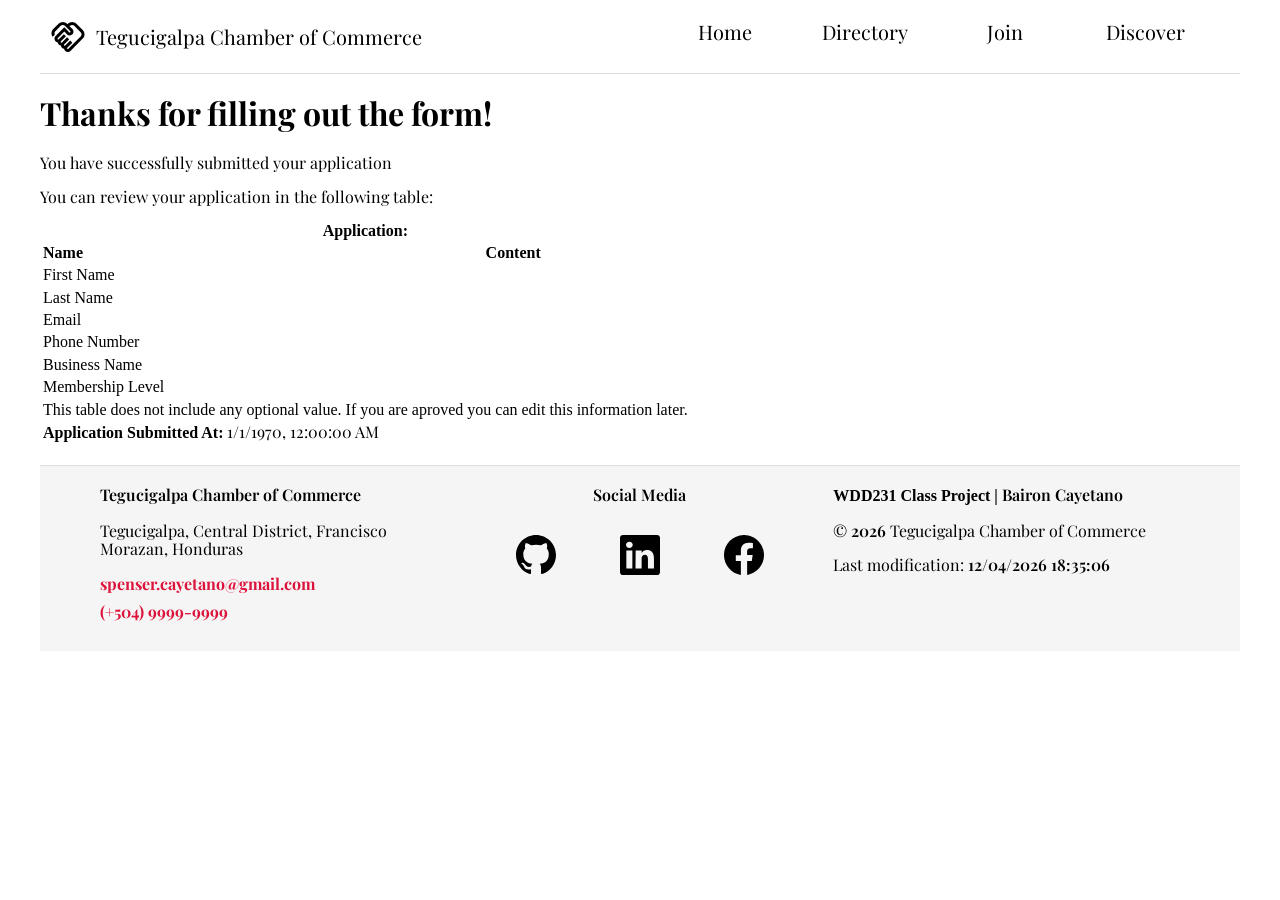
<file: chamber/thankyou.html>
<!DOCTYPE html>
<html lang="en">
<head>
    <meta charset="UTF-8">
    <meta name="viewport" content="width=device-width, initial-scale=1.0">

        <!--Icon-->
    <link rel="shortcut icon" href="favicon.ico" type="image/x-icon">

    <!--General Metadata--->
    <meta name="author" content="Bairon Spenser Cayetano">
    <meta name="description" content="This page contains a review of your membership application">

    <!-- Open Graph (OG) Metadata--->
    <meta property="og:title" content="Join Form - Summary | Tegucigalpa's Chamber of Commerce">
    <meta property="og:description" content="This page contains a review of your membership application">
    <meta property="og:image" content="https://baironcayetano.github.io/wdd231/chamber/images/directory-image.webp">
    <meta property="og:url" content="https://baironcayetano.github.io/wdd231/chamber/directory.html">
    <meta property="og:type" content="website">
    <meta property="og:site_name" content="Tegucigalpa's Chamber of Commerce">

    <!-- Twitter (X) Metadata -->
    <meta name="twitter:url" content="https://baironcayetano.github.io/wdd231/chamber/directory.html">
    <meta name="twitter:title" content="Join Form - Summary | Tegucigalpa's Chamber of Commmerce">
    <meta name="twitter:description" content="This page contains a review about your membership application">
    <meta name="twitter:image" content="https://baironcayetano.github.io/wdd231/chamber/images/directory-image.webp">
    <meta name="twitter:card" content="summary">

    <!-- Google Fonts -->
    <link rel="preconnect" href="https://fonts.googleapis.com">
    <link rel="preconnect" href="https://fonts.gstatic.com" crossorigin>
    <link href="https://fonts.googleapis.com/css2?family=Google+Sans:ital,opsz,wght@0,17..18,400..700;1,17..18,400..700&family=Playfair+Display:ital@0;1&family=Playwrite+GB+J:ital,wght@0,100..400;1,100..400&display=swap" rel="stylesheet">

    <!--CSS-->
    <link rel="stylesheet" href="./styles/normalize.css">
    <link rel="stylesheet" href="./styles/small.css">
    <link rel="stylesheet" href="./styles/larger.css">

    <!--Scripts-->
    <script src="./scripts/navigation.js" defer></script>
    <script src="./scripts/thankyou.js" defer></script>
    <script src="./scripts/footer.js" defer></script>

    <title>Thank You | Tegucigalpa's Chamber Of Commerce</title>
</head>
<body>
    <header>
        <div class="header-title">
            <img src="./images/nav-icon.svg" alt="site logo" width="512" height="512">
            <span>Tegucigalpa Chamber of Commerce</span>
            <button id="nav-button" class="hamburger" aria-label="navigation"></button>
        </div>
        <nav id="nav-bar">
            <ul>
                <li class="text-center pt-10 mb-10"><a href="./index.html">Home</a></li>
                <li class="text-center pt-10 mb-10"><a href="./directory.html">Directory</a></li>
                <li class="text-center pt-10 mb-10"><a href="./Join.html">Join</a></li>
                <li class="text-center pt-10 mb-10"><a href="./discover.html">Discover</a></li>
            </ul>
        </nav>
    </header>
    <main>
        <h1>Thanks for filling out the form!</h1>
        <p>You have successfully submitted your application</p>
        <p class="small">You can review your application in the following table:</p>
        <table>
            <caption class="strong">Application:</caption>
            <thead class="strong">
                <tr>
                    <td>Name</td>
                    <td>Content</td>
                </tr>
            </thead>
            <tbody>
                <tr>
                    <td>First Name</td>
                    <td id="fName"></td>
                </tr>
                <tr>
                    <td>Last Name</td>
                    <td id="lName"></td>
                </tr>
                <tr>
                    <td>Email</td>
                    <td id="email"></td>
                </tr>
                <tr>
                    <td>Phone Number</td>
                    <td id="pNumber"></td>
                </tr>
                <tr>
                    <td>Business Name</td>
                    <td id="bName"></td>
                </tr>
                <tr>
                    <td>Membership Level</td>
                    <td id="memLvl"></td>
                </tr>
            </tbody>
            <tfoot>
                <tr>
                    <td colspan="2">This table does not include any optional value. If you are aproved you can edit this information later.</td>
                </tr>
                <tr>
                    <td colspan="2"><strong>Application Submitted At:</strong>  <span id="timestamp"></span></td>
                </tr>
            </tfoot>
        </table>
    </main>
    <footer>
        <div class="contact-information">
            <span class="text-center">Tegucigalpa Chamber of Commerce</span>
            <p>Tegucigalpa, Central District, Francisco Morazan, Honduras</p>
            <a href="mailto:spenser.cayetano@gmail.com">spenser.cayetano@gmail.com</a>
            <a href="tel:+50499999999">(+504) 9999-9999</a>
        </div>
        <div class="social-media">
            <span class="text-center">Social Media</span>
            <ul aria-label="social media links">
                <li>
                    <a href="https://github.com/baironcayetano">
                        <img src="./images/github.svg" alt="github logo" width="32" height="32">
                    </a>
                </li>
                <li>
                    <a href="https://www.linkedin.com/in/bairon-spenser-c-a97009250">
                        <img src="./images/linkedin.svg" alt="linkedin logo" width="32" height="32">
                    </a>
                </li>
                <li>
                    <a href="https://www.facebook.com/spenser.cayetano25">
                        <img src="./images/facebook.svg" alt="facebook logo" width="32" height="32">
                    </a>
                </li>
            </ul>
        </div>
        <div class="class-information">
            <strong>WDD231 Class Project | </strong>
            <span class="text-center">Bairon Cayetano</span>
            <p>&copy; <span id="currentYear" class="text-center"></span> Tegucigalpa Chamber of Commerce</p>
            <p>Last modification: <span class="text-center" id="lastModified"></span></p>
        </div>
    </footer>
</body>
</html>
</file>
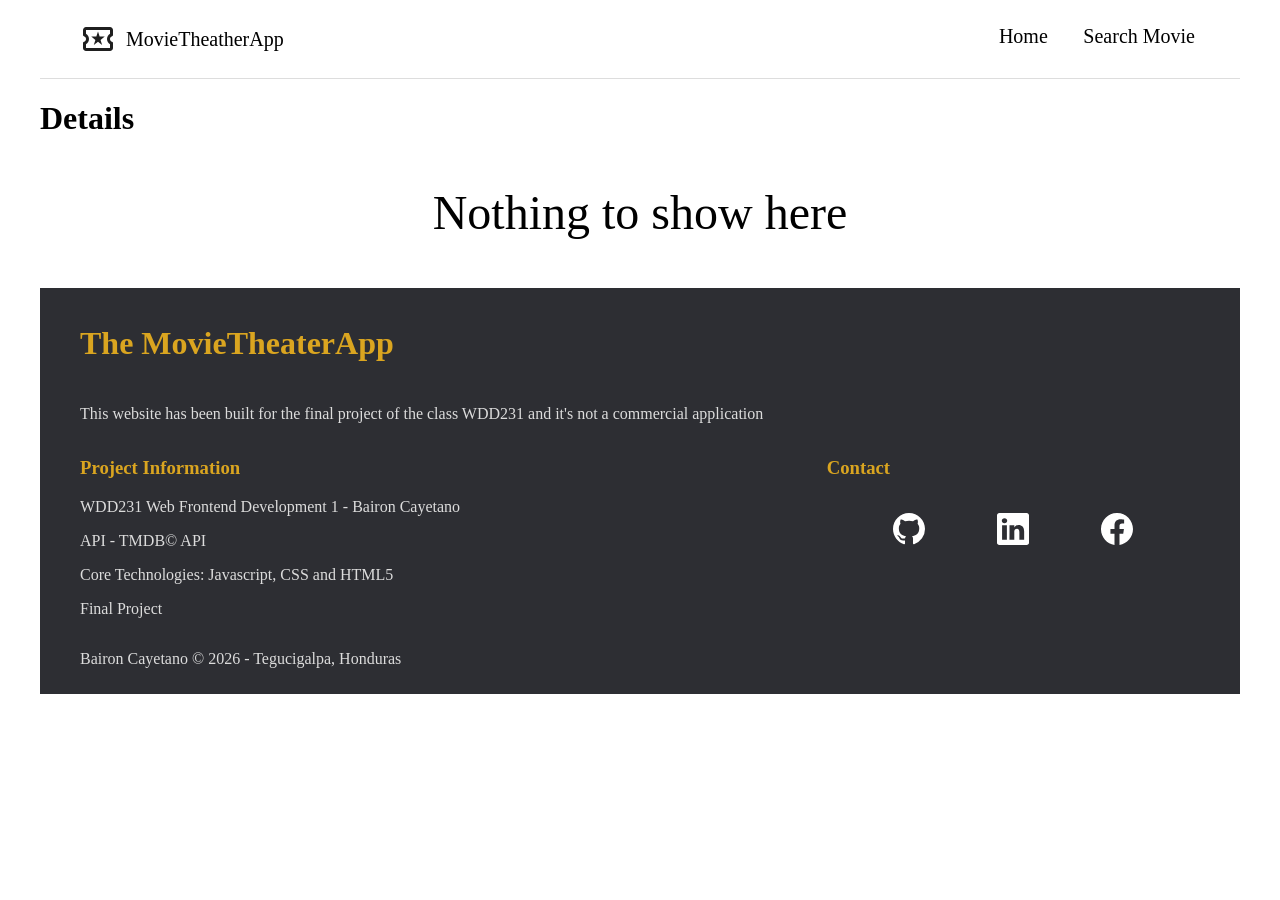
<file: finalproject/details.html>
<!DOCTYPE html>
<html lang="en">
<head>
    <meta charset="UTF-8">
    <meta name="viewport" content="width=device-width, initial-scale=1.0">

    <link rel="shortcut icon" href="favicon.ico" type="image/x-icon">

    <meta name="author" content="Bairon Cayetano">
    <meta name="description" content="Get to know about a movie. Learn about it and add to your favorites list">

    <meta property="og:title" content="Details | The MovieTeatherApp">
    <meta property="og:description" content="Get to know about a movie. Learn about it and add to your favorites list">
    <meta property="og:image" content="https://baironcayetano.github.io/wdd231/finalproject/images/MovieTheaterApp-meta-image.webp">
    <meta property="og:url" content="https://baironcayetano.github.io/wdd231/finalproject/details.html">
    <meta property="og:type" content="website">
    <meta property="og:site_name" content="The MovieTeatherApp">

    <meta name="twitter:url" content="https://baironcayetano.github.io/wdd231/finalproject/details.html">
    <meta name="twitter:title" content="Details | The MovieTeatherApp">
    <meta name="twitter:description" content="Get to know about a movie. Learn about it and add to your favorites list">
    <meta name="twitter:image" content="https://baironcayetano.github.io/wdd231/finalproject/images/MovieTheaterApp-meta-image.webp">
    <meta name="twitter:card" content="summary">

    <link rel="preconnect" href="https://fonts.googleapis.com">
    <link rel="preconnect" href="https://fonts.gstatic.com" crossorigin>
    <link href="https://fonts.googleapis.com/css2?family=Google+Sans:ital,opsz,wght@0,17..18,400..700;1,17..18,400..700&family=Playfair+Display:ital@0;1&family=Playwrite+GB+J:ital,wght@0,100..400;1,100..400&display=swap" rel="stylesheet">

    <link rel="stylesheet" href="./styles/normalize.css">
    <link rel="stylesheet" href="./styles/small.css">
    <link rel="stylesheet" href="./styles/larger.css">

    <script src="./scripts/layout.js" defer></script>
    <script type="module" src="./scripts/details.mjs"></script>

    <title>Details | MovieTeatherApp</title>
</head>
<body>
    <header>
         <div class="header-title">
            <img src="./images/nav-icon.svg" alt="site logo" width="40" height="40">
            <span>MovieTheatherApp</span>
            <button id="nav-button" class="hamburger" aria-label="navigation"></button>
        </div>
        <nav id="nav-bar">
            <ul>
                <li><a href="./index.html">Home</a></li>
                <li><a href="./search.html">Search Movie</a></li>
            </ul>
        </nav>
    </header>
    <main>
        <h1>Details</h1>
        <dialog id="modal">
            <h2>Are you sure you want to <span id="action"></span> this movie?</h2>
            <div class="modal-buttons">
                <button id="close-modal-button" class="remove" type="button">Cancel</button>
                <button id="confirm-modal-button" type="button">Accept</button>
            </div>
        </dialog>
        <div class="banner" id="banner">
            <div class="loading"></div>
        </div>
        <div class="description">
            <p class="loading" id="description"></p>
            <button id="addToFavorites" disabled>Add to favorites</button>
        </div>
    </main>
    <footer>
        <h2>The MovieTheaterApp</h2>
        <p>This website has been built for the final project of the class WDD231 and it's not a commercial application</p>
        <div class="footer-content" id="project-info">
            <h3>Project Information</h3>
            <p>WDD231 Web Frontend Development 1 - Bairon Cayetano</p>
            <p>API - TMDB&copy; API</p>
            <p>Core Technologies: Javascript, CSS and HTML5</p>
            <p>Final Project</p>
        </div>
        <div class="footer-content">
            <h3>Contact</h3>
               <ul aria-label="social media links" id="social-media">
                <li>
                    <a href="https://github.com/baironcayetano">
                        <img src="./images/github.svg" alt="github logo" width="32" height="32">
                    </a>
                </li>
                <li>
                    <a href="https://www.linkedin.com/in/bairon-spenser-c-a97009250">
                        <img src="./images/linkedin.svg" alt="linkedin logo" width="32" height="32">
                    </a>
                </li>
                <li>
                    <a href="https://www.facebook.com/spenser.cayetano25">
                        <img src="./images/facebook.svg" alt="facebook logo" width="32" height="32">
                    </a>
                </li>
            </ul>
        </div>
        <p>Bairon Cayetano &copy; <span id="currentYear"></span> - Tegucigalpa, Honduras </p>
    </footer>
</body>
</html>
</file>
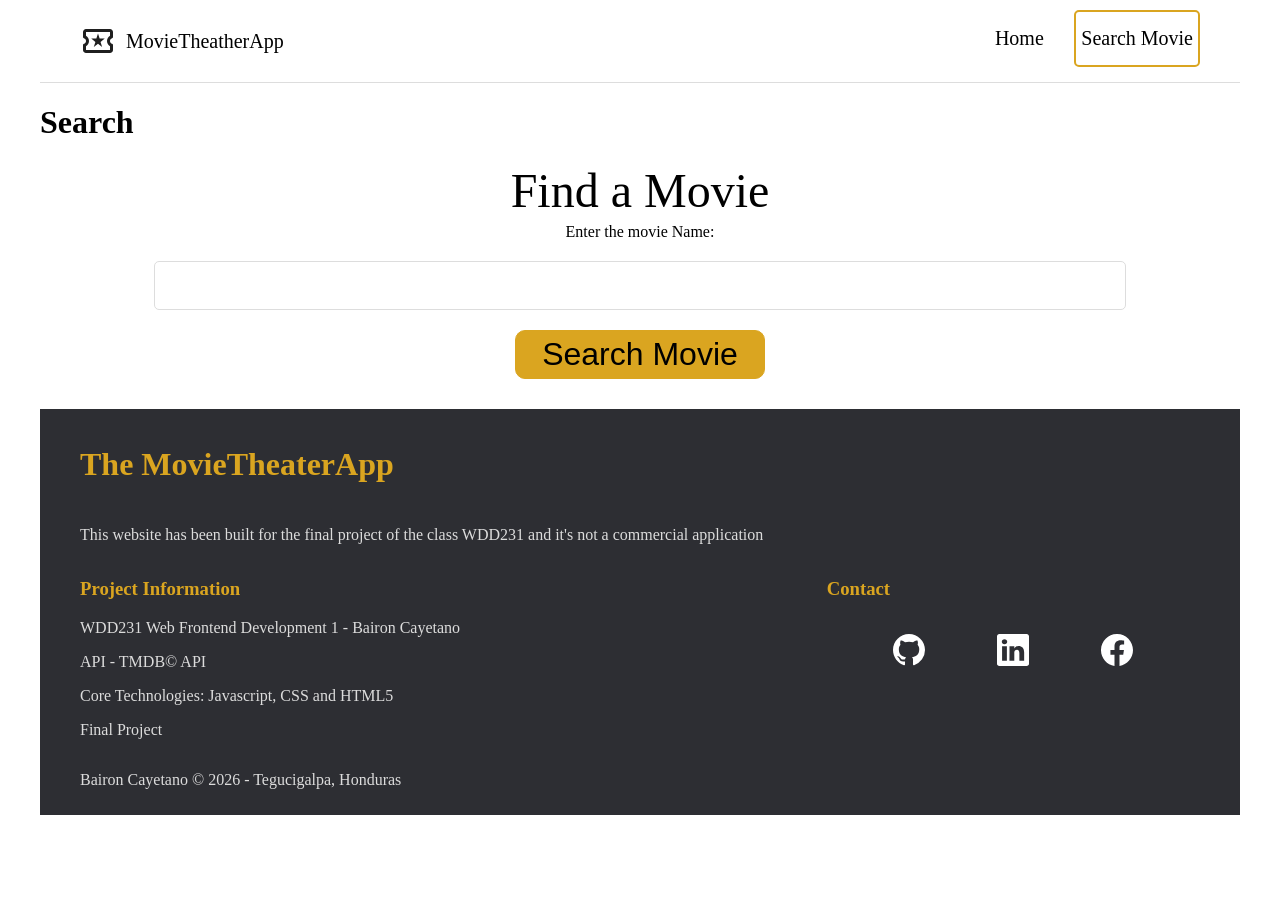
<file: finalproject/search.html>
<!DOCTYPE html>
<html lang="en">
<head>
    <meta charset="UTF-8">
    <meta name="viewport" content="width=device-width, initial-scale=1.0">
    
    <link rel="shortcut icon" href="favicon.ico" type="image/x-icon">

    <meta name="author" content="Bairon Cayetano">
    <meta name="description" content="Get to know about a movie. Search for a movie by name and find more information about it">
    
    <meta property="og:title" content="Search | The MovieTeatherApp">
    <meta property="og:description" content="Get to know about a movie. Search for a movie by name and find more information about it">
    <meta property="og:image" content="https://baironcayetano.github.io/wdd231/finalproject/images/MovieTheaterApp-meta-image.webp">
    <meta property="og:url" content="https://baironcayetano.github.io/wdd231/finalproject/search.html">
    <meta property="og:type" content="website">
    <meta property="og:site_name" content="The MovieTeatherApp">

    <meta name="twitter:url" content="https://baironcayetano.github.io/wdd231/finalproject/search.html">
    <meta name="twitter:title" content="Search | The MovieTeatherApp">
    <meta name="twitter:description" content="Get to know about a movie. Search for a movie by name and find more information about it">
    <meta name="twitter:image" content="https://baironcayetano.github.io/wdd231/finalproject/images/MovieTheaterApp-meta-image.webp">
    <meta name="twitter:card" content="summary">

    <link rel="preconnect" href="https://fonts.googleapis.com">
    <link rel="preconnect" href="https://fonts.gstatic.com" crossorigin>
    <link href="https://fonts.googleapis.com/css2?family=Google+Sans:ital,opsz,wght@0,17..18,400..700;1,17..18,400..700&family=Playfair+Display:ital@0;1&family=Playwrite+GB+J:ital,wght@0,100..400;1,100..400&display=swap" rel="stylesheet">

    <link rel="stylesheet" href="./styles/normalize.css">
    <link rel="stylesheet" href="./styles/small.css">
    <link rel="stylesheet" href="./styles/larger.css">

    <script src="./scripts/layout.js" defer></script>
    <script type="module" src="./scripts/search.mjs"></script>

    <title>Search | MovieTheaterApp</title>
</head>
<body>
    <header>
         <div class="header-title">
            <img src="./images/nav-icon.svg" alt="site logo" width="40" height="40">
            <span>MovieTheatherApp</span>
            <button id="nav-button" class="hamburger" aria-label="navigation"></button>
        </div>
        <nav id="nav-bar">
            <ul>
                <li><a href="./index.html">Home</a></li>
                <li class="active"><a href="./search.html">Search Movie</a></li>
            </ul>
        </nav>
    </header>
    <main>
        <h1>Search</h1>
        <form action="#" method="get" class="search">
            <fieldset>
                <legend>Find a Movie</legend>
                <label for="movieName">Enter the movie Name:</label>
                <input type="text" name="movieName" id="movieName">
                <input type="submit" value="Search Movie" title="Click to search the movie">
            </fieldset>
        </form>
    </main>
    <footer>
        <h2>The MovieTheaterApp</h2>
        <p>This website has been built for the final project of the class WDD231 and it's not a commercial application</p>
        <div class="footer-content" id="project-info">
            <h3>Project Information</h3>
            <p>WDD231 Web Frontend Development 1 - Bairon Cayetano</p>
            <p>API - TMDB&copy; API</p>
            <p>Core Technologies: Javascript, CSS and HTML5</p>
            <p>Final Project</p>
        </div>
        <div class="footer-content">
            <h3>Contact</h3>
               <ul aria-label="social media links" id="social-media">
                <li>
                    <a href="https://github.com/baironcayetano">
                        <img src="./images/github.svg" alt="github logo" width="32" height="32">
                    </a>
                </li>
                <li>
                    <a href="https://www.linkedin.com/in/bairon-spenser-c-a97009250">
                        <img src="./images/linkedin.svg" alt="linkedin logo" width="32" height="32">
                    </a>
                </li>
                <li>
                    <a href="https://www.facebook.com/spenser.cayetano25">
                        <img src="./images/facebook.svg" alt="facebook logo" width="32" height="32">
                    </a>
                </li>
            </ul>
        </div>
        <p>Bairon Cayetano &copy; <span id="currentYear"></span> - Tegucigalpa, Honduras </p>
    </footer>
</body>
</html>
</file>
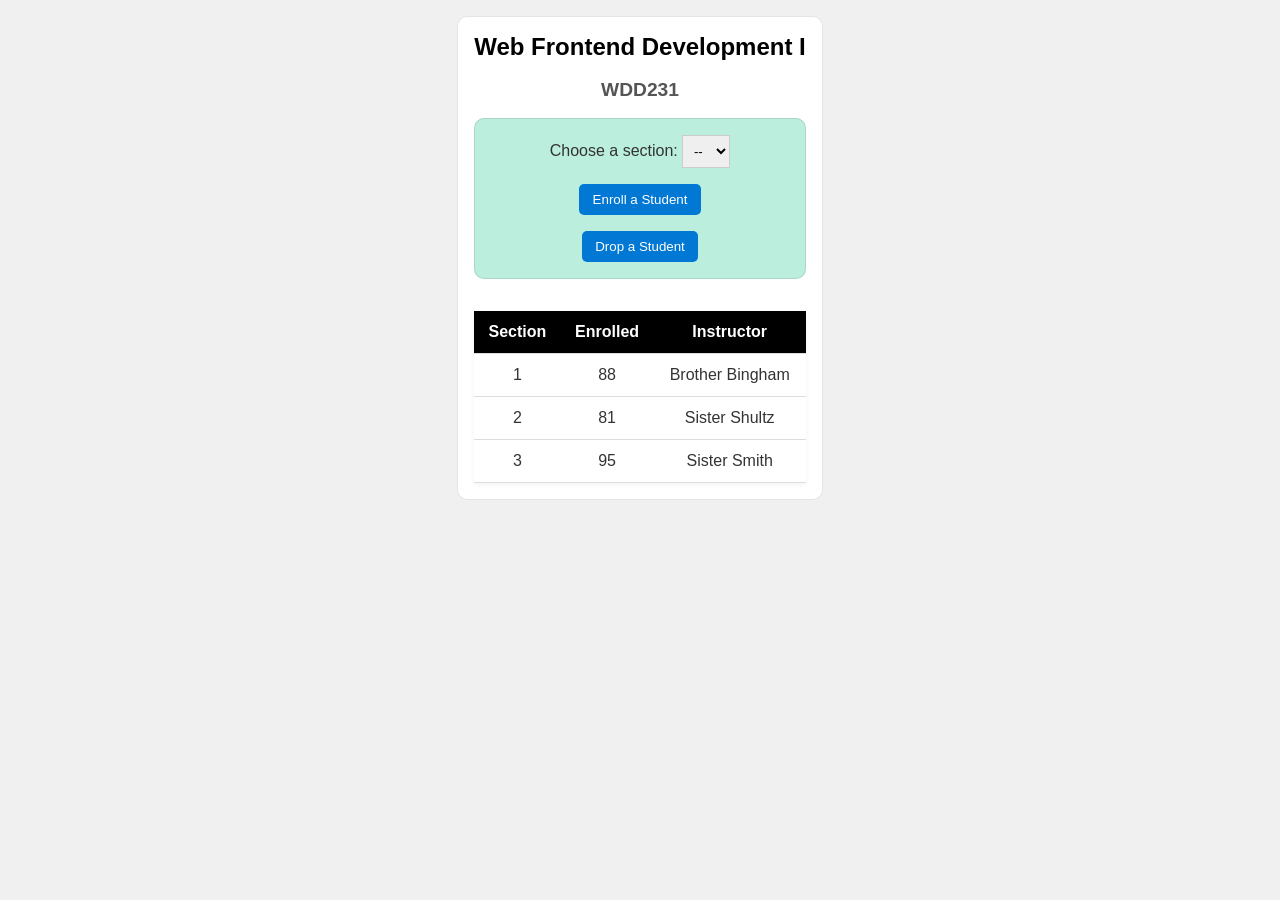
<file: week03/modules.html>
<!DOCTYPE html>
<html lang="en">

<head>
  <meta charset="UTF-8">
  <meta name="viewport" content="width=device-width, initial-scale=1.0">
  <title>Modules Example: Course and Sections</title>
  <link rel="stylesheet" href="./styles/modules.css">
  <script type="module" src="./scripts/modules.mjs"></script>
  <script src="./scripts/theme-toggle.js"></script>
</head>

<body>
  <main>
    <h1 id="courseName"></h1>
    <h2 id="courseCode"></h2>

    <div id="enrollment">
      <label for="sectionNumber">Choose a section:</label>
      <select id="sectionNumber">
        <option value="0" disabled selected>--</option>
      </select>
      <button id="enrollStudent">Enroll a Student</button>
      <button id="dropStudent">Drop a Student</button>
    </div>

    <table>
      <thead>
        <tr>
          <th>Section</th>
          <th>Enrolled</th>
          <th>Instructor</th>
        </tr>
      </thead>
      <tbody id="sections"></tbody>
    </table>
  </main>
</body>

</html>
</file>
<file: styles/base.css>
/*** HEADER element ***/
header{
    display:grid;
    grid-template-columns: 24px auto 44px;
    padding: 15px;
    border-bottom: solid 1px #ddd;
    column-gap: 8px;
    align-items: center;
}

header img{
    display:block;
    width:100%;
    height:auto;
}

header span{
    font-size: 1.2rem;
    color:#3D405B;
    font-family: "Playwrite GB J", cursive;
}

/*** HAMBURGER Navigation ***/
.hamburger{
    background: none;
    border:none;
    color:#3D405B;
    cursor:pointer;
    touch-action: manipulation;

    min-width: 44px;
    min-height: 44px;
    padding: 8px;

    display: inline-flex;
    align-items: center;
    justify-content: center;

    -webkit-tap-highlight-color: transparent;
    user-select: none;
}

.hamburger::after{
    content:"\2630";
    font-size:2rem;
    line-height: 1;
}

.hamburger.show::after{
    content:"\00D7";
}

/** NAVIGATION element **/
.navigation{
    width: 100%;
    border-bottom: 1px solid #ddd;
    background-color: whitesmoke;
    display: none;
}

.navigation.show{
    display: block;
}

.navigation ul{
    width: 100%;
    padding-top: 10px;
    padding-bottom: 10px;
    margin-block: 0px;
    padding-inline-start: 0px;
    list-style-type: none;
    font-family: "Playwrite GB J", cursive;
    display: flex;
    flex-direction: column;
    align-items: center;
    justify-content: space-evenly;
    gap: 10px;
}

.navigation ul li{
    width: 100%;
    padding: 10px;
    font-size: 18px;
    text-align: center;
    cursor: pointer;
}

.navigation ul li:hover{
    background-color: gainsboro;
}

li a{
    text-decoration: none;
    color:#3D405B;
}

/** MAIN **/
main{
    margin: 0 40px;
    display: block;
    padding-bottom: 20px;
}

main h1{
    margin-bottom: 5px;
}

.student-photo picture{
    display: flex;
    flex-direction: column;
    align-items: center;
    justify-content: center;
}

.student-photo picture img{
    max-width: 100%;
    height: auto;
}

.certificate-courses{
    display: flex;
    flex-direction: column;
    gap: 15px;
}

.certificate-courses button{
    border: 1px solid #ddd;
    background-color: white;
    cursor: pointer;
    font-size: 18px;
    padding: 10px;
}

.certificate-courses button:hover{
    background-color: whitesmoke;
}

.certificate-courses button.active{
    background-color: black;
    color: white;
}

.certificate-courses span{
    width: 100%;
    text-align: center;
}

#courses{
    border-top: 4px solid #ddd;
    list-style: none;
    display: flex;
    gap: 10px;
    flex-direction: column;
    font-size: 18px;
    margin: 0px;
    padding: 10px 0px;
}

.course {
    width: 100%;
}

.course .course-button{
    border: 1px solid #ddd;
    background-color:#f5f5f5;
    width: 100%;
}

.credits{
    grid-column: span 3;
}

main section p{
    padding: 10px;
    background-color: whitesmoke;
}

main section h2{
    padding: 10px;
    border: 1px solid #ddd;
    text-align: center;
}

dialog {
  width: 400px;
  height: 300px;
  background-color: white;
  border: 1px solid black;
  border-radius: 5px;
  box-shadow: 0 0 10px rgb(0 0 0 / 50%);
  padding: 20px;
}
::backdrop {
  background-color: rgb(0 0 0 / 50%);
}

.modal-header{
    display: flex;
    flex-direction: row;
    align-items: center;
    justify-content: space-between;
    background-color: gray;
    padding: 0 20px;
}

.modal-header button{
    border: 1px solid #ddd;
    border-radius: 5px;
    cursor: pointer;
    padding: 10px;
}

.modal-header #modal-title{
    width: 100%;
    text-align: center;
    padding: 10px;
    color: white;
}

/** FOOTER **/
footer{
    display: block;
    border-top: 1px solid #ddd;
}

.social-media{
    display: flex;
    flex-direction: column;
    align-items: center;
    justify-content: center;
    padding: 10px;
}

.social-media ul{
    width: 80%;
    margin:10px 0;
    padding:0;
    list-style-type: none;
    display: flex;
}

.social-media ul li{
    margin: 0;
    padding:10px;
    text-align: center;
    flex: 1 1 100%;
    cursor:pointer;
}

.social-media ul li:hover{
    background-color: whitesmoke;
}

.social-media ul li a{
    text-decoration: none;
    color: #3D405B;
    display: flex;
    flex-direction: column;
    align-items: center;
    justify-content: center;
    gap: 10px;
}

.site-info{
    background-color: whitesmoke;
    display: block;
    text-align: center;
    padding: 10px;
}

.site-info p{
    text-align: center;
}
</file>
<file: styles/larger.css>
@media only screen and (min-width:38rem){
    header, nav,main, footer{
        max-width: 900px;
        margin:0 auto;
    }

    .header{
        grid-template-columns: 24px auto;
    }

    .hamburger{
        display: none;
    }

    .navigation{
        display: block;
         background-color: white;
    }

    .navigation ul{
        flex-direction: row;
    }

    .navigation ul li:hover{
        background-color: whitesmoke;
    }

    .social-media ul{
        width: 60%;
    }

    main{
        padding: 10px;
        display: grid;
        grid-template-columns: repeat(6, 1fr);
        align-items: start;
        justify-content: center;
        gap: 15px;
    }

    main h1{
        grid-column: span 6;
    }

    .about-me{
        grid-column: span 4;
    }

    .student-photo{
      grid-column: span 2;
    }   

    .certificate-courses{
        margin: 0 40px;
        grid-column: span 6;
        display: grid;
        grid-template-columns: repeat(3,1fr);
        align-items: center;
        justify-content: center;
        gap: 10px;
    }      

    .certificate-courses h2, .certificate-courses span{
        text-align: center;
        grid-column: span 3;
    }

    #courses{
        grid-column: span 3;
    }

}
</file>
<file: chamber/styles/small.css>
:root{
    --border-color:#ddd;
    --silver:silver;
    --gold:goldenrod;
}

body{
    margin: 0 20px;
}

/** USING GOOGLE FONT Playfair Display IN ALL THE TEXT ELEMENTS **/
h1,h2,h3,p,li,a,span{
  font-family: "Playfair Display", serif;
  font-optical-sizing: auto;
  font-style: normal;
}

/** Global **/
.text-center {
    text-align: center;
}

.pt-10{
    padding: 10px;
}

.ms-10{
    margin: 0 10px;
}

.mb-10{
    margin-bottom: 10px;
}

/** HEADER **/
header{
    padding-top: 10px;
    display: grid;
    grid-template-columns: repeat(1,1fr);
    align-items: center;
    justify-content: center;
    border-bottom: 1px solid var(--border-color);
}

.header-title{
    padding: 15px;
    font-size: 18px;
    display: flex;
    flex-direction: row;
    align-items: center;
    justify-content: space-between;  
    gap: 10px;
}

.header-title img{
    width: 36px;
    height: auto;
}

nav{
   border-top: 1px solid var(--border-color);
   margin-top: 10px;
   width: 100%; 
}

nav ul{
    font-size: 18px;
    list-style: none;
    margin-block: 0px;
    padding-inline-start: 0px;
}

nav ul li.active{
    border: 2px solid crimson;
    border-radius: 5px;
}

nav ul li a{
    text-decoration: none;
    color: black;
    display: block;
    width: 100%;
}

nav ul li.active a{
    color: crimson;
}

/** BACKGROUND COLOR FOR HOVER **/
nav ul li:hover{
    cursor: pointer;
    background-color: whitesmoke;
}


#nav-bar{
    display: none;
}

#nav-bar.show{
    display: block;
}

/** HAMBURGER BUTTON**/
.hamburger{
    background: none;
    border:none;
    color:#3D405B;
    cursor:pointer;
    touch-action: manipulation;

    min-width: 44px;
    min-height: 44px;
    padding: 8px;

    display: inline-flex;
    align-items: center;
    justify-content: center;

    -webkit-tap-highlight-color: transparent;
    user-select: none;
}

.hamburger::after{
    content:"\2630";
    font-size:2rem;
    line-height: 1;
}

.hamburger.show::after{
    content:"\00D7";
}


/** View Style **/
.view-style{
    width: 100%;
    display: flex;
    flex-direction: row;
    align-items: center;
    justify-content: center;
    gap: 20px;
    margin: 20px 0;
}

.view-style > button{
    border: 1px solid var(--border-color);
    border-radius: 5px;
    background-color: transparent;
    font-size: 28px;
    padding: 5px;
    min-width: 120px;
}

.view-style > button:hover{
    cursor: pointer;
    background-color: whitesmoke;
}

.view-style > button.active{
    border-color: black;
    background-color: black;
    color: white;
}

/** VIEW STYLES **/
.cards-grid{
    display: grid;
    grid-template-columns: repeat(auto-fit, minmax(320px,1fr));
    grid-gap: 0.5rem; 
    gap: 0.5rem; /** For browsers where grid-gap is not supported **/
}

.cards-list{
    display: block;
}

.cards-list > .card{
    margin: 20px 0;
}

.card{
    border: 1px solid var(--border-color);
    box-shadow: 0 5px 5px var(--border-color);
    width: auto;
    min-width: 320px;
    height: auto;
    display: grid;
    grid-template-columns: repeat(2,minmax(0,1fr));
    align-items: center;
    justify-content: center;
    grid-gap: 10px;
    gap: 10px; /** For browsers where grid-gap is not supported **/
    padding: 10px;
    box-sizing: border-box;
}

.card > .card-header{
    padding-bottom: 20px;
    border-bottom: 1px solid var(--border-color);
    grid-column: span 2;
    width: 100%;
    text-align: center;
}

.card-header > .membership-member,
.card-header > .membership-silver,
.card-header > .membership-gold {
    text-align:center;
    padding: 10px;
    border: 1px solid var(--border-color);
    background-color: black;
    color: white;
}

.card > .card-image{
    display: inline-flex;
    align-items: center;
    justify-content: center;
}


.card-image > img{
    width: 125px;
    height: 125px;
    object-fit: cover;
}

.card > .card-content{
    display: block;
    box-sizing: border-box;
    width: 100%;
}

.card-content > p{
    display: flex;
    flex-direction: column;
    flex-wrap: nowrap;
    overflow-wrap:break-word;
}

.card-content > p > a{
    text-decoration: none;
    color:crimson;
}

/** Hero Image **/
.hero {
  position: relative;
  width: 100%;
  overflow: hidden; 
}

.hero > picture {
  display: block;
  width: 100%;
}

#hero-image {
  display: block;
  width: 100%;
  height: auto;
  object-fit: cover;
}

.hero-contentainer {
  position: absolute;
  top: 0;
  left: 0;
  width: 100%;
  height: 100%;
  
  display: flex;
  align-items: center;
  justify-content: center;
  padding: 1rem; 
  box-sizing: border-box;
}

.hero-contentainer > .hero-content {
  width: 100%;
  max-width: 600px; 
  padding: 1.5rem;
  box-sizing: border-box;
  
  background-color: rgba(255, 255, 255, 0.9); 
  border-radius: 8px;

  display: flex;
  flex-direction: column;
  align-items: center;
  text-align: center;
  gap: 1rem;
}

.hero-content > h2 {
  font-size: 1.8rem;
  color: #111827;
  margin: 0;
}

.hero-content > a {
  font-size: 1.1rem;
  font-weight: bold;
  text-decoration: none;
  background-color: #0056b3;
  color: #ffffff;
  padding: 10px 24px;
  border-radius: 5px;
  display: inline-block;
}

.hero-content > a:hover {
  background-color: #003d80;
}

/** Forms **/
form{
    border: 2px dashed var(--border-color);
    display: flex;
    flex-direction: column;
    align-items: center;
    justify-content: center;
    padding: 10px 0;
}

form > fieldset{
    border: 0px;
    width: 90%;
    display: block;
}

fieldset > legend{
    font-size: 25px;
}

fieldset > input, fieldset > label{
    margin: 10px 0 0 0;
    height: 25px;
    width: 100%;
    display: block;
    font-size: 20px;
}

fieldset > select, select > option{
    width: 100%;
    padding: 5px;
    font-size: 20px;
}

fieldset > textarea {
    width: 100%;
    height: auto;
    max-height: 120px;
    font-size: 20px;
}

form > input[type="submit"]{
    border: 1px solid var(--border-color);
    background-color:var(--border-color);
    color: black;
    cursor:not-allowed;
    padding: 10px;
    margin-top: 10px;
    width: 90%;
}

form:valid > input[type="submit"]{
    border: 1px solid #111827;
    background-color:#111827;
    color: white;
    cursor: pointer;
}

/** Modal **/
dialog {
  width: 400px;
  height: 300px;
  background-color: white;
  border: 1px solid black;
  border-radius: 5px;
  box-shadow: 0 0 10px rgb(0 0 0 / 50%);
  padding: 20px;
}
::backdrop {
  background-color: rgb(0 0 0 / 50%);
}

.modal-header{
    display: flex;
    flex-direction: row;
    align-items: center;
    justify-content: space-between;
    background-color: black;
    padding: 0 20px;
}

#closeModal{
    background-color: transparent;
    border: 0px solid;
    text-align: center;
    color: white;
    font-size: 25px;
}

.modal-header button{
    border: 1px solid var(--border-color);
    border-radius: 5px;
    cursor: pointer;
    padding: 10px;
}

.modal-header #modal-title{
    width: 100%;
    text-align: center;
    padding: 10px;
}

.modal-content > p{
    padding: 0 10px;
    text-align: justify;
    font-size: 18px;
}

.double-screen{
    display: block;
}

.info-cards{
   display: block;
}

.info-card{
    width: 100%;
    margin-top: 15px;
    border: 1px solid var(--border-color);
    box-shadow: 0 5px 5px var(--border-color);
    display: flex;
    flex-direction: column;
    align-items: center;
    justify-content: center;
    padding: 10px;
    box-sizing: border-box;
    opacity: 0;
    transform: translateY(15px);
    animation: cardEntry 0.7s ease-out forwards;
}

.info-card > button{
    width: 90%;
    padding: 10px;
    cursor: pointer;
    font-weight: 600;
}

.info-cards:nth-child(2) { animation-delay: 0s; }
.info-cards:nth-child(3) { animation-delay: 0.15s; }
.info-cards:nth-child(4) { animation-delay: 0.3s; }
.info-cards:nth-child(5) { animation-delay: 0.45s; }


.shining{
    position: relative;
    overflow: hidden;
}

.shining::after{
    content: "";
    position: absolute;
    top: 0;
    left: 0;
    width: 50px;
    height: 100%;
    background: linear-gradient(
        120deg,
        transparent 0%,
        rgba(236, 236, 236, 0.308) 50%,
        transparent 100%
    );
    translate: -150% 0;
    transform: skewX(-20deg);
    animation: shine 2s ease-in-out;
}


.black{
    border: 1px solid #111827;
    background-color:#111827;
    color: white;
}

.bronze{
    border: 1px solid saddlebrown;
    background-color: saddlebrown;
    color: white;
}

.silver{
    border: 1px solid silver;
    background-color: silver;
}

.gold{
    border: 1px solid goldenrod;
    background-color: goldenrod;
}

.strong{
    font-weight: bolder;
}

/** Footer **/
footer{
    margin-top: 20px;
    display: grid;
    grid-template-columns: repeat(1, 1fr);
    padding: 15px;
    border-top: 1px solid var(--border-color);
    background-color: whitesmoke;
    gap: 20px;
}

footer div{
    text-align: start;
}

footer div span{
    font-weight: 600;
}

.contact-information a{
    margin: 10px 0;
    display: block;
    text-decoration: none;
    color: crimson;
    font-weight: bold;
}

.social-media {
        display: flex;
        flex-direction: column;
        gap: 30px;
}

.social-media ul{
    margin-top: 20px;
    font-size: 18px;
    list-style: none;
    margin-block: 0px;
    padding-inline-start: 0px;
    display: flex;
    flex-direction: row;
    align-items: center;
    justify-content: space-evenly;
    text-align: center;
    gap: 15px;
}

.social-media ul li a{
    color: black;
    text-decoration: none;
    display: flex;
    flex-direction: column;
    align-items: center;
    justify-content: center;
    text-align: center;
    gap: 10px;
}

.social-media ul li a img{
    width: 40px;
    height: auto;
}

/** Grid Template Area **/
.template-cards{
    box-sizing: border-box;
    display: grid;
    grid-template-columns: repeat(1, 1fr);
    align-items: start;
    gap: 10px;
    grid-template-areas: 
    "card1"
    "card2"
    "card3"
    "card4"
    "card5"
    "card6"
    "card7"
    "card8";
}

.template-card{
    display: flex;
    flex-direction: column;
    justify-content: space-between;
    height:100%;
    border: 1px solid var(--border-color);
    box-sizing: border-box;
    box-shadow: 0 5px 5px var(--border-color);
    padding: 10px;
    text-align: justify;
}

.template-card h2{
    text-align: center;
}

.template-card p, .template-card address, .template-card button{
    margin: 5px 10px;
}

.template-card button{
    background-color: transparent;
    border: 2px solid crimson;
    border-radius: 5px;
    cursor: pointer;
    padding: 5px;
    color: crimson;
}

.template-card button:hover{
    background-color: crimson;
    color: white;
}

figure{
    margin: 0 10px;
    display: flex;
    flex-direction: column;
    align-items: center;
}

figure img{
    max-width: 100%;
    height: auto;
    display: block;
}

.template-card:nth-child(1){grid-area: card1;}
.template-card:nth-child(2){grid-area: card2;}
.template-card:nth-child(3){grid-area: card3;}
.template-card:nth-child(4){grid-area: card4;}
.template-card:nth-child(5){grid-area: card5;}
.template-card:nth-child(6){grid-area: card6;}
.template-card:nth-child(7){grid-area: card7;}
.template-card:nth-child(8){grid-area: card8;}

#visit-message{
    border: 2px dashed gray;
    padding: 10px;
    font-size: 18px;
}

/** Keyframes **/
@keyframes cardEntry {
  from { opacity: 0; transform: translateY(15px); }
  to   { opacity: 1; transform: translateY(0); }
}

@keyframes shine {
  0% { translate: -150% 0; }
  100% { translate: 250% 0; }
}
</file>
<file: chamber/styles/larger.css>
@media only screen and (min-width:48rem){

    body{
        margin: 0 40px;
    }

    /** HEADER **/
    header{
        padding: 10px;
        grid-template-columns: repeat(2, 1fr);
    }
    
    .header-title{
        padding: 0px;
        font-size: 20px;
        justify-content: start; 
    }

    .hamburger{
        display: none;
    }
    
    nav{
        border-top: 0px;
        margin-top: 0px;
    }

    nav ul{
        font-size: 20px;
        display: flex;
        flex-direction: row;
        align-items: center;
        justify-content: space-evenly;
    }

    nav ul li{
        min-width: 90px;
        margin-bottom: 0;
    }

    nav ul li a{
        width: auto;
    }

    #nav-bar, #nav-bar.show{
        display: block;
    }

    .double-screen{
        display: grid;
        grid-template-columns: repeat(2, 1fr);
        gap: 10px;
    }
    
    .double-screen > h1{
        grid-column: span 2;
    }

    .info-cards{
        height: max-content;
        display: grid;
        grid-template-columns: repeat(3, 1fr);
        align-items: start;
        justify-content: center;
        gap: 15px;
    }

    .info-cards > h2{
        grid-column: span 3;
    }

    .info-card{
        margin: 0px;
    }

    /** Grid Template Area **/
    .template-cards{
        grid-template-columns: repeat(3,1fr);
        grid-template-areas: "card1 card2 card3"
        "card4 card5 card6"
        "card7 card8 .";
    }

    figure > img:hover{
        filter: opacity(0.65);
        cursor: pointer;
    }

    /** FOOTER **/
    footer{
        padding: 20px 60px;
        grid-template-columns: repeat(3, 1fr);
    }

    .social-media {
        display: flex;
        flex-direction: column;
        gap: 30px;
    }

}
</file>
<file: finalproject/styles/small.css>
:root{
    --border-color:#ddd;
    --active-color:goldenrod;
    --link-color:#3D405B;
    --footer-bgcolor:#2d2e33;
}

body{
    margin: 0 15px;
}

/** HEADER **/
header{
    padding: 10px;
    display: grid;
    grid-template-columns: repeat(1,1fr);
    align-items: center;
    justify-content: center;
    border-bottom: 1px solid var(--border-color);
}

.header-title{
    padding: 15px;
    font-size: 18px;
    display: flex;
    flex-direction: row;
    align-items: center;
    justify-content: space-between;  
    gap: 10px;
}

.header-title img{
    width: 36px;
    height: auto;
}

nav{
   border-top: 1px solid var(--border-color);
   margin-top: 10px;
   width: 100%; 
}

#nav-bar ul li{
    margin-bottom: 5px;
}

#nav-bar ul li a{
    color: black;
}

#nav-bar ul li.active{
    border: 2px solid var(--active-color);
    border-radius: 5px;
}

/** BACKGROUND COLOR FOR HOVER **/
#nav-bar ul li:hover{
    cursor: pointer;
    background-color: whitesmoke;
}

#nav-bar{
    display: none;
}

#nav-bar.show{
    display: block;
}

/** HAMBURGER BUTTON**/
.hamburger{
    background: none;
    border:none;
    color:#3D405B;
    cursor:pointer;
    touch-action: manipulation;

    min-width: 44px;
    min-height: 44px;
    padding: 8px;

    display: inline-flex;
    align-items: center;
    justify-content: center;

    -webkit-tap-highlight-color: transparent;
    user-select: none;
}

.hamburger::after{
    content:"\2630";
    font-size:2rem;
    line-height: 1;
}

.hamburger.show::after{
    content:"\00D7";
}

/** Content **/
.banner > .loading{
    height: 20rem;
    width: 100%;
}

h2 {
    font-size: 2rem;
}

.cards{
    box-sizing: border-box;
    display: grid;
    grid-template-columns: repeat(2, 1fr);
    align-items: start;
    justify-content: center;
    gap:10px;
    margin-bottom: 20px;
}

.cards > h3, .cards > h2{
    grid-column: span 2;
}


.cards > h2{
    text-align: center;
    font-size: 2.5rem;
}

.cards > h3{
    margin: 10px 5px;
    font-size: 2rem;
}

.cards > .card{
    transition: transform 0.2s ease;
    border: 1px solid var(--border-color);
    box-shadow: 0 5px 5px var(--border-color);
    padding: 10px;
    min-height: 29rem;
}

.card > p{
    font-size: 18px;
    font-weight: bold;
    color: black;
}

.card > figure, .banner > figure{
    margin: 0px;
    height: auto;
    display: block;
}

figure > img{
    width: 100%;
    height: auto;
    display: block;
    border-radius: 6px;
}

.card:hover{
    transform: scale(1.02);
    background-color: whitesmoke;
}

.card > figure.loading{
    width: auto;
    height: 20rem;
}

figure.loading > .img{
    width: 100%;
    height: 100%;
}

.banner{
    position: relative;
}

.overlay{
    position:absolute;
    display: flex;
    flex-direction: column;
    align-items: center;
    justify-content: center;
    top:0;
    left:0;
    width:100%;
    height:100%;
    backdrop-filter: blur(8px);
    -webkit-backdrop-filter: blur(8px);
    background: rgba(0, 0, 0, 0.3);
    text-align: center;
}

.banner > .overlay > h2 {
    font-size: 2rem;
    color: whitesmoke;
}

.banner > .overlay > p {
    font-size: 1rem;
    background-color: white;
    color: black;
    padding: 10px;
    text-align: center;
    width: 120px;
    border-radius: 5px;
}

fieldset{
    border: 0px;
    margin:20px 0;
    padding-inline: 0;
    margin-inline: 0;
    display: flex;
    flex-direction: column;
    align-items: center;
    justify-content: center;
    gap: 20px;
    width: 100%;
}

fieldset > legend, .gigant{
    font-size: 3rem;
    text-align: center;
}

fieldset > input[type="text"]{
    border:1px solid var(--border-color);
    border-radius: 5px;
    width: 80%;
    font-size: 2rem;
    text-align: center;
    padding: 5px;
}

fieldset > input[type="submit"]{
    font-size: 2rem;
    text-align: center;
    padding: 5px;
    width: 250px;
    border-radius: 10px;
    border: 1px solid var(--active-color);
    background-color: var(--active-color);
    color: black;
    cursor: pointer;
}

.rating{
    text-align: center;
    width: 80px;
    background-color: var(--active-color);
    font-weight: bolder;
    padding: 5px;
    border-radius: 5px;
}

.more {
    border: 0;
    background-color: transparent;
    color:var(--link-color);
}

.description{
    margin: 20px 0;
    display: grid;
    grid-template-columns: repeat(1, 1fr);
    align-items: center;
    justify-content: space-around;
    font-size: 20px;
    text-align: center;
    padding: 10px;
    gap: 5px;
}
.description > .rating{
    justify-self: center;
    align-self: center;
}

.description > #favorites{
    justify-self: center;
    align-self: center;
    width: 150px;
    font-size: 18px;
    border: 1px solid var(--border-color);
    border-radius: 5px;
    padding: 10px;
    cursor:pointer;
}

.remove{
    border: 0;
    background-color: crimson;
    color: whitesmoke;
}

.description h2{
    text-align: center;
}
.description > p{
    text-align: justify;
}

.description #properties{
    width: 100%;
}

#properties > li{
    display: inline-flex;
    align-items: center;
    justify-content: left;
    width: 100%;
}

/** Modal **/
dialog {
  width: 400px;
  height:min-content;
  background-color: white;
  border: 1px solid var(--border-color);
  border-radius: 5px;
  box-shadow: 0 0 10px rgb(0 0 0 / 50%);
  padding: 20px;
}
::backdrop {
  background-color: rgb(0 0 0 / 50%);
}

dialog > .modal-buttons{
    width: 100%;
    display: flex;
    flex-direction: row;
    align-items: center;
    justify-content: space-evenly;
}

.modal-buttons > button{
    font-size: 20px;
    padding: 10px;
    width: 120px;
    cursor:pointer;
}

/** Scheletons **/
.loading{
  width: 100%;
  height: 20px;
  border-radius: 4px;
  background: linear-gradient(
    90deg,
    #e0e0e0 25%,
    #f0f0f0 50%,
    #e0e0e0 75%
  );
  background-size: 200% 100%;
  animation: loading 2.5s ease-in-out infinite;
}

/** Footer **/
footer{
    display: block;
    background-color:var(--footer-bgcolor);
    color: gainsboro;
    padding: 10px 40px;
}

.footer-content{
    display: block;
}

#project-info{
    grid-column: span 2;
}

footer > h2, .footer-content > h3 {
    color: var(--active-color);
}

footer > p, .footer-content > p{
    font-size: 16px;
}

#social-media{
    display: flex;
    flex-direction: row;
    align-items: center;
    justify-content: space-evenly;
}

/** Animations **/
@keyframes loading{
    0%{
        background-position: 200% 0;
    }
    100%{
        background-position: -200% 0;
    }
}
</file>
<file: finalproject/styles/larger.css>
@media only screen and (min-width:48rem) {
    body{
        margin: 0 40px;    
    }

     /** HEADER **/
    header{
        padding: 10px 40px;
        grid-template-columns: repeat(2, 1fr);
    }
    
    .header-title{
        padding: 0px;
        font-size: 20px;
        justify-content: start; 
    }

    .hamburger{
        display: none;
    }
    
    nav{
        border-top: 0px;
        margin-top: 0px;
    }

    #nav-bar ul{
        font-size: 20px;
        display: flex;
        flex-direction: row;
        align-items: center;
        gap: 10px;
        justify-content: right;
    }

    nav ul li{
        padding: 0px;
        min-width: 90px;
        margin-bottom: 0;
    }

    #nav-bar, #nav-bar.show{
        display: block;
    }

    /** Content **/
    .banner > .loading{
         height: 450px;
    }

    .banner > .overlay{
        display: none;
    }

    .banner:hover > .overlay{
        display: flex;
    }

    .cards{
        grid-template-columns: repeat(4, 1fr);
    }

    .cards > h3, .cards >h2{
        grid-column: span 4;
    }

    .card {
        height: 35rem;
    }

    .card > figure.loading{
        height: 200px;
    }

    .description{
        margin: 20px 40px;
        grid-template-columns: repeat(2, 1fr);
    }

    /** footer **/
    footer{
        display: grid;
        grid-template-columns: repeat(3, 1fr);
        align-items: start;
        justify-content:center;
    }

    footer > p, footer > h2{
        grid-column: span 3;
    }

}
</file>
<file: styles/prophets.css>
main, header{
    margin: 0 40px;
}

h1{
    text-align: center;
}

#cards {
    display: grid;
    grid-template-columns: repeat(auto-fit, minmax(320px,1fr));
    grid-gap: 0.5rem; 
    gap: 0.5rem; /** For browsers where grid-gap is not supported **/
}

#cards section{
    display: flex;
    flex-direction: column;
    align-items: center;
    justify-content: center;
    background-color: whitesmoke;
    padding: 30px 0px;
}

footer{
    margin: 40px;
    border-top: 1px solid #ddd;
    padding-top: 30px;
    font-size: 20px;
    text-align: center;
}
</file>
<file: chamber/styles/medium.css>
@media only screen and (min-width:641px) and (max-width:1025px){

    .template-cards{
        grid-template-columns: repeat(2,1fr);
        grid-template-areas: 
        "card1 card2"
        "card3 card4"
        "card5 card6"
        "card7 card8";
    }

    figure > img:hover{
        filter: opacity(0.65);
        cursor: pointer;
    }


}
</file>
<file: week03/styles/modules.css>
* {
  margin: 0;
  padding: 0;
  box-sizing: border-box;
}

body {
  font-family: Arial, sans-serif;
  background-color: #f0f0f0;
}

main {
  padding: 1rem;
  background-color: #fff;
  color: #333;
  width: fit-content;
  margin: 1rem auto;
  border: 1px solid rgb(0 0 0 / 10%);
  border-radius: 10px;
}

h1 {
  font-size: 1.5rem;
  color: #000;
}

h2 {
  font-size: 1.2rem;
  color: #555;
}

h1,
h2 {
  text-align: center;;
  margin-bottom: 1.1rem;
}

form p {
  margin: .5rem;
  font-weight: bold;
}

#enrollment {
  padding: 1rem 1rem 0 1rem;
  border: 1px solid rgb(0 0 0 / 10%);
  border-radius: 10px;
  background-color: #bed;
  text-align: center;
}

select {
  padding: 0.5em;
  border: 1px solid #ccc;
  width: 3rem;
}

button {
  display: block;
  margin: 1rem auto;
  padding: 0.6em 1em;
  border: none;
  border-radius: 5px;
  background-color: #0078d4;
  color: white;
  cursor: pointer;
}

button:hover {
  background-color: #005fa3;
}

table {
  margin-top: 2rem;
  width: 100%;
  border-collapse: collapse;
  background-color: white;
  box-shadow: 0 2px 6px rgb(0 0 0 / 5%);
}

th,
td {
  padding: 0.75rem;
  text-align: center;
  border-bottom: 1px solid #ddd;
}

th {
  background-color: #000;
  color: white;
  font-weight: bold;
}

tr:hover {
  background-color: #bbb;
}
</file>
